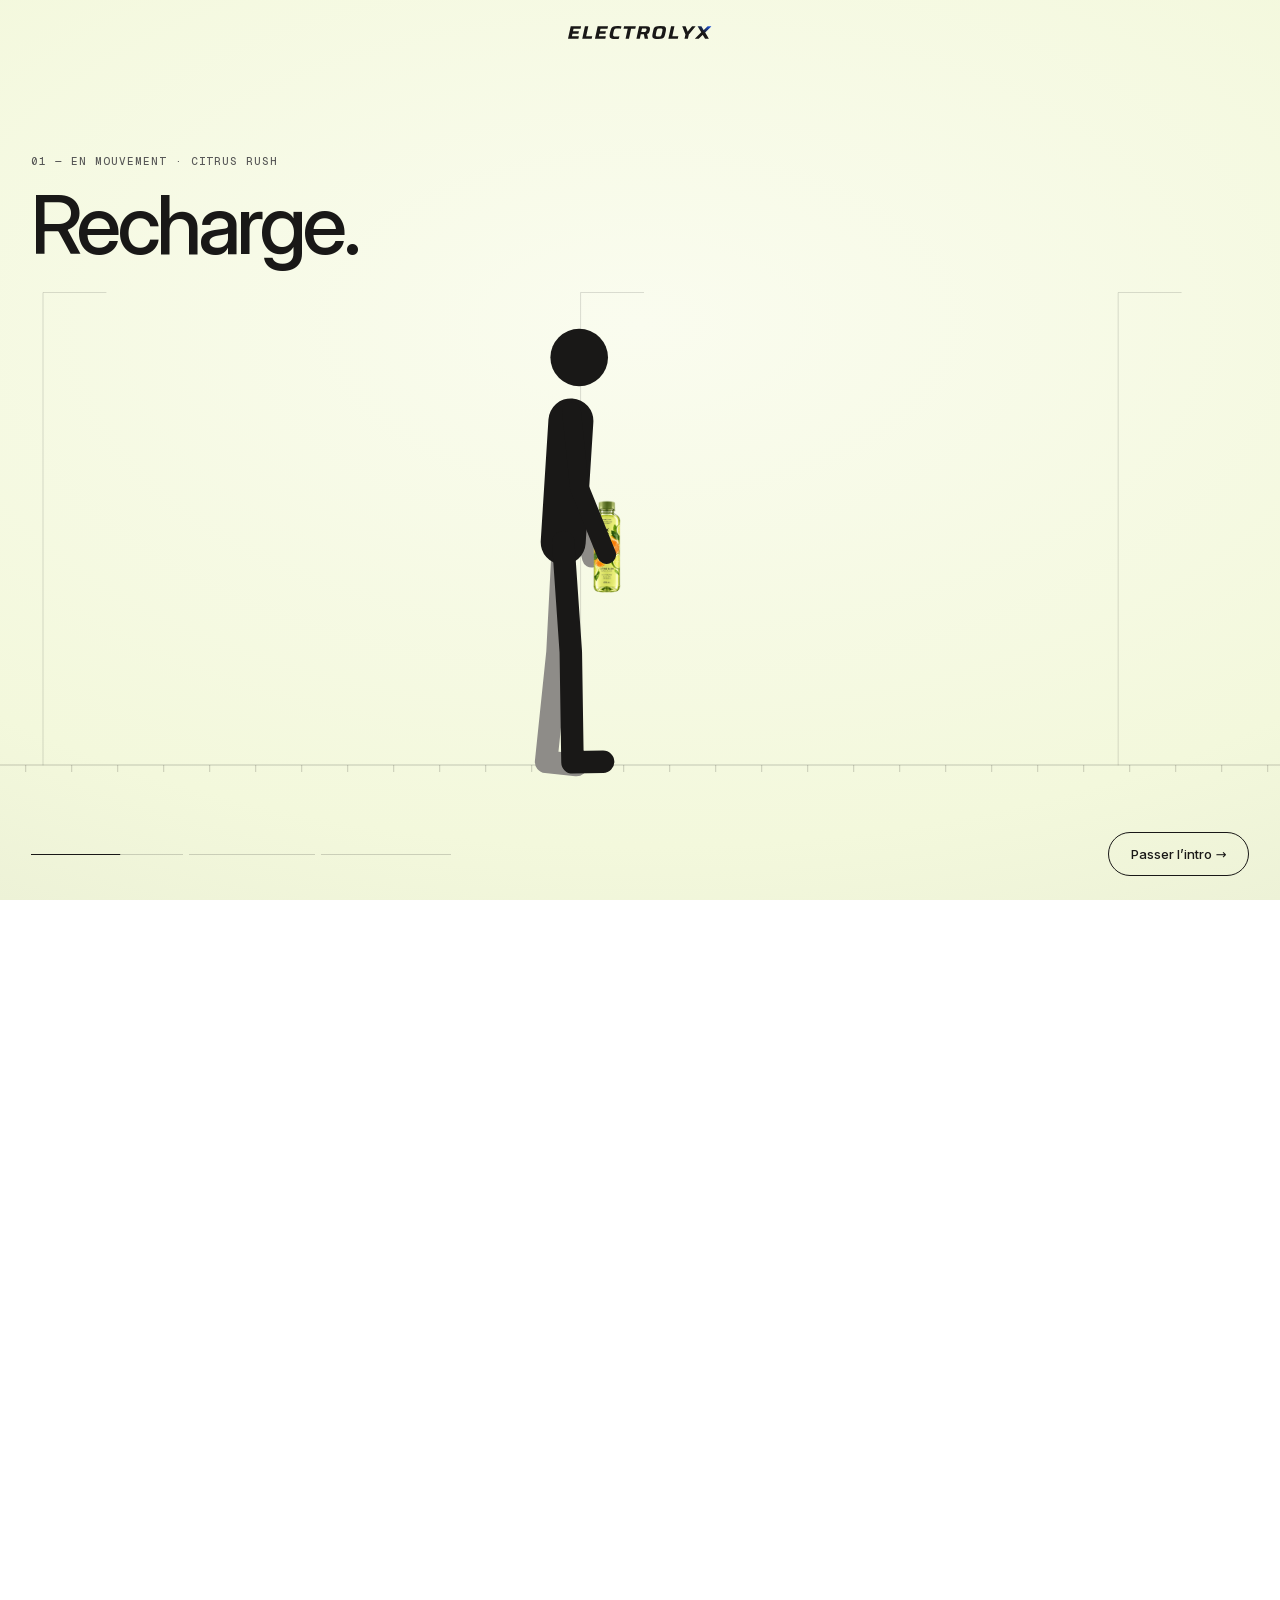
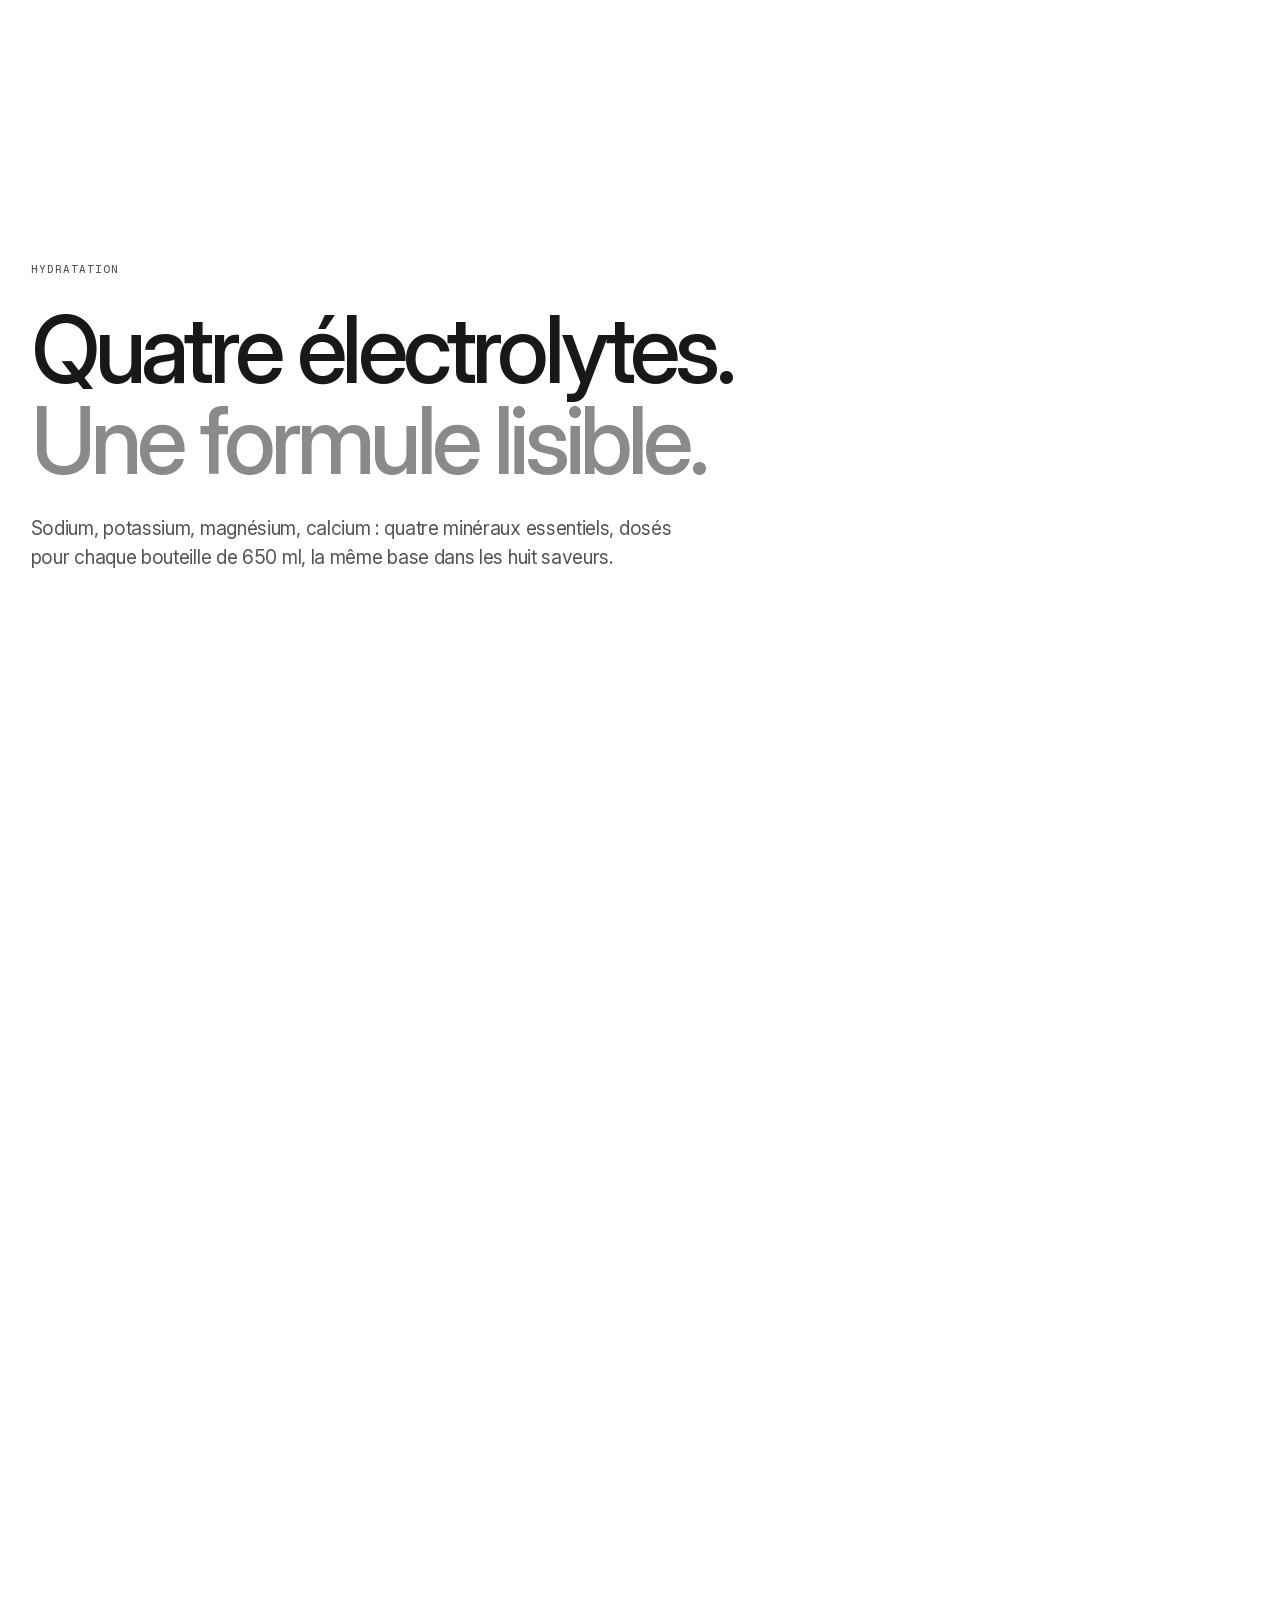
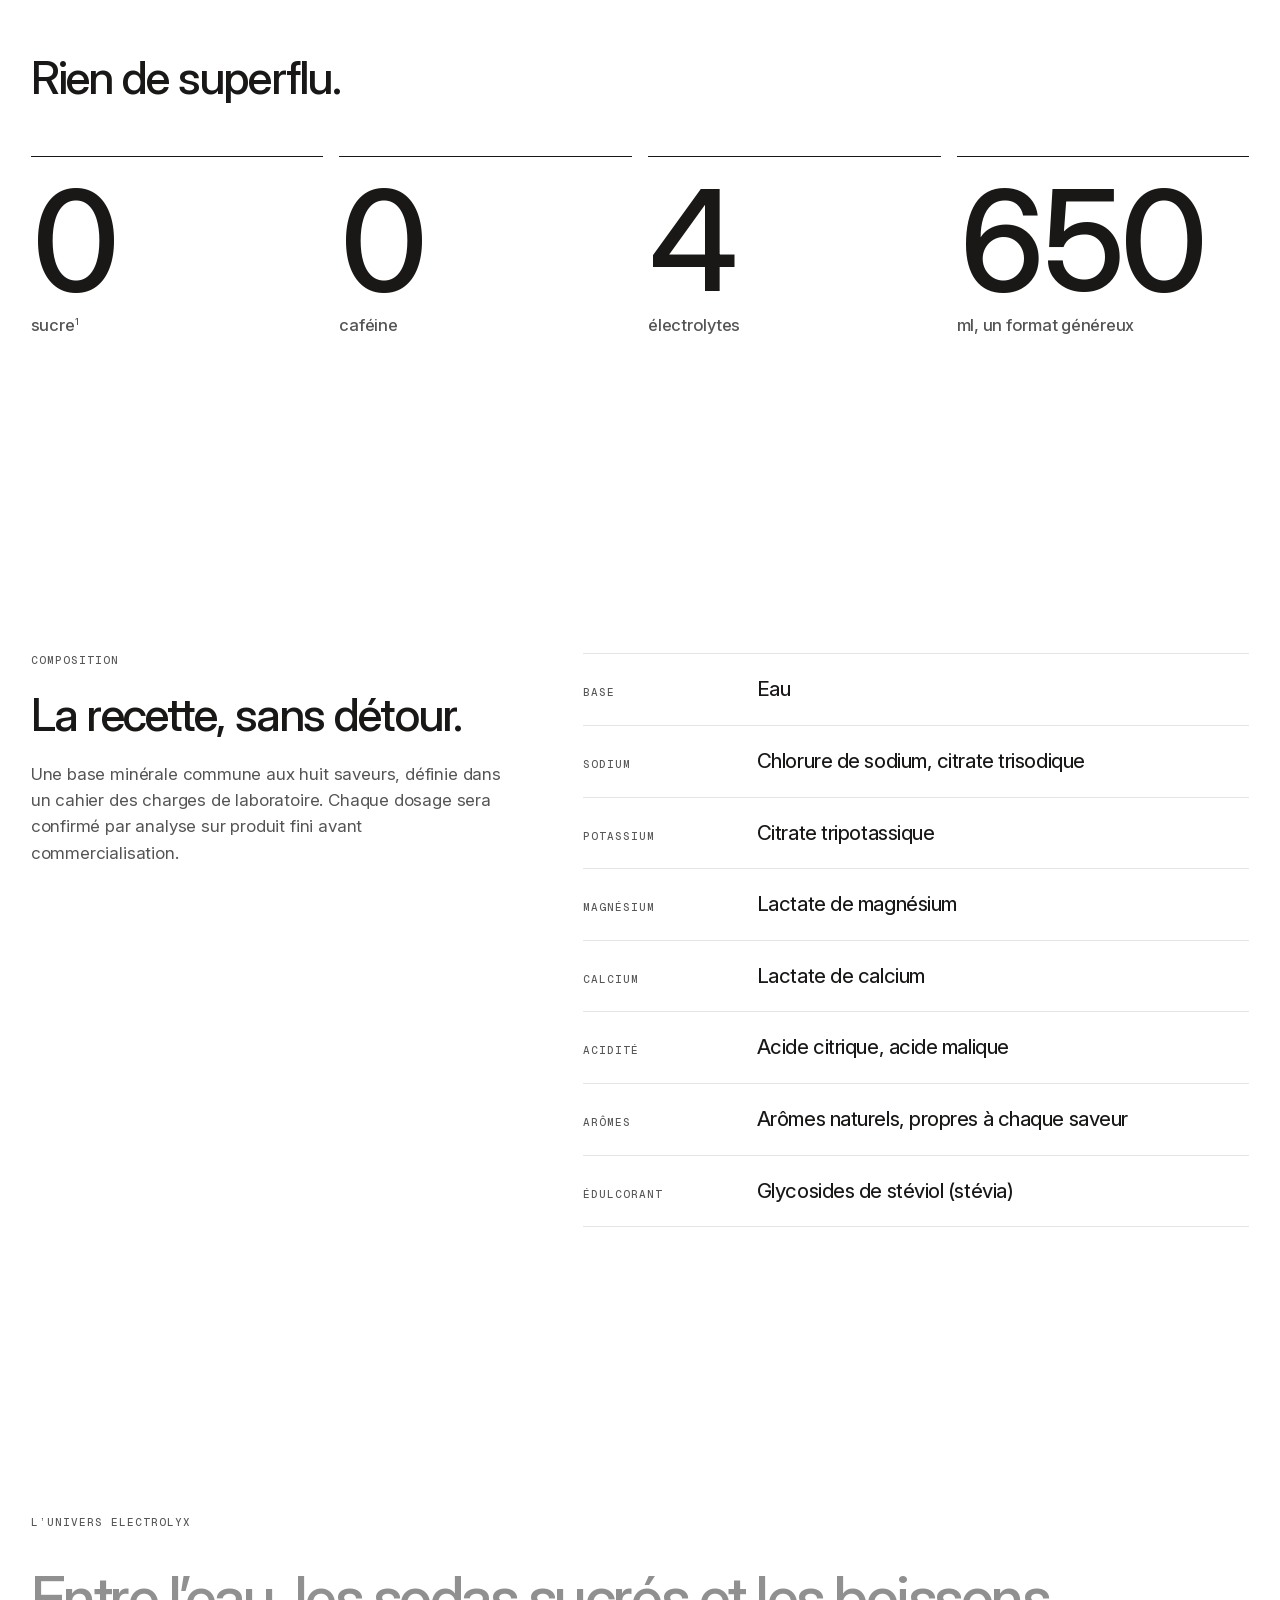
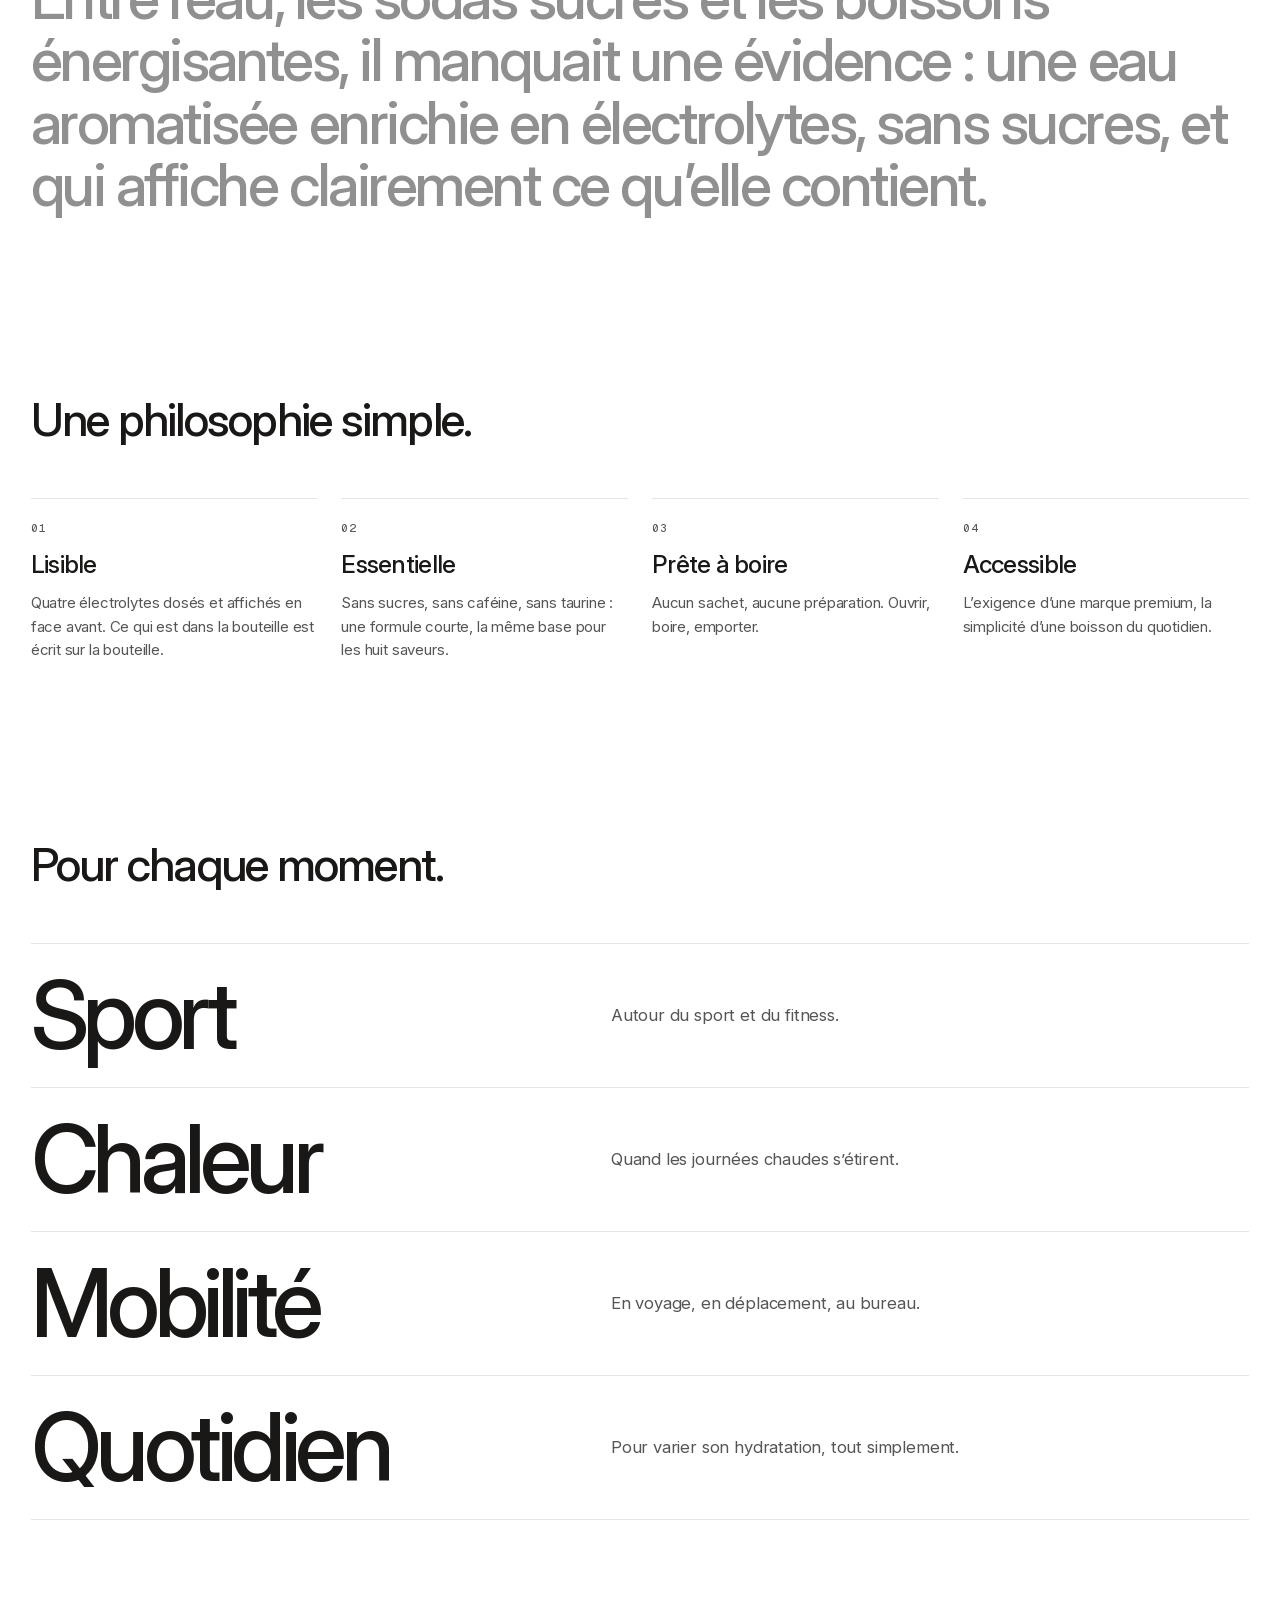
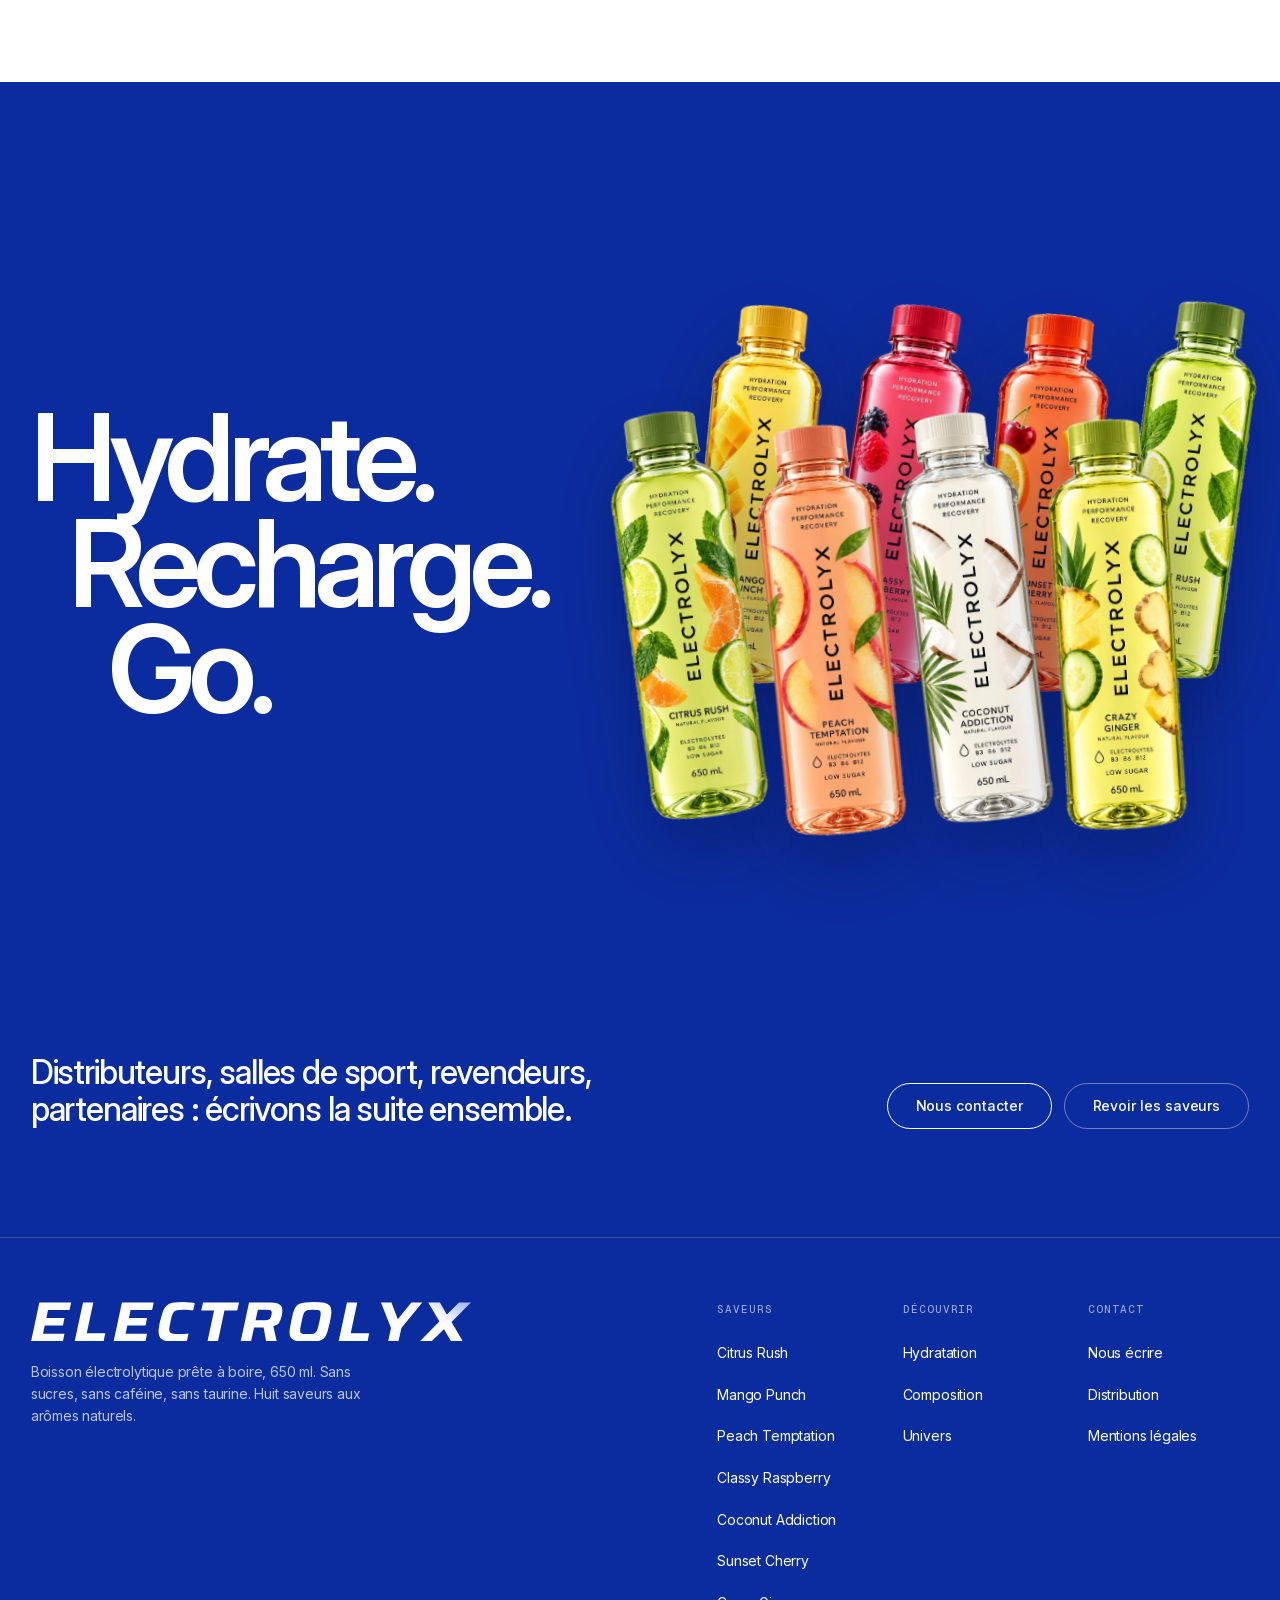
<file: index.html>
<!doctype html>
<html lang="fr">
  <head>
    <meta charset="utf-8" />
    <meta name="viewport" content="width=device-width, initial-scale=1, viewport-fit=cover" />
    <title>ELECTROLYX — Boisson électrolytique sans sucres, 650 ml</title>
    <meta name="description" content="Boisson électrolytique prête à boire, 650 ml : quatre électrolytes, sans sucres, sans caféine. Huit saveurs aux arômes naturels, de Citrus Rush à Coconut Addiction." />
    <link rel="canonical" href="https://jadechakouri2-boop.github.io/electrolyx/" />
    <meta name="theme-color" content="#ffffff" />
    <meta name="color-scheme" content="light" />
    <meta name="robots" content="noindex, nofollow" />

    <meta property="og:type" content="website" />
    <meta property="og:locale" content="fr_FR" />
    <meta property="og:site_name" content="ELECTROLYX" />
    <meta property="og:title" content="ELECTROLYX — Hydrate. Recharge. Go." />
    <meta property="og:description" content="Boisson électrolytique prête à boire, 650 ml. Quatre électrolytes, sans sucres, sans caféine, sans taurine. Huit saveurs aux arômes naturels." />
    <meta property="og:url" content="https://jadechakouri2-boop.github.io/electrolyx/" />
    <meta property="og:image" content="https://jadechakouri2-boop.github.io/electrolyx/images/og-electrolyx.jpg" />
    <meta property="og:image:width" content="1200" />
    <meta property="og:image:height" content="630" />
    <meta property="og:image:alt" content="Les huit bouteilles ELECTROLYX : Citrus Rush, Mango Punch, Peach Temptation, Classy Raspberry, Coconut Addiction, Sunset Cherry, Crazy Ginger et Lime Rush." />
    <meta name="twitter:card" content="summary_large_image" />

    <link rel="icon" href="favicon.svg" type="image/svg+xml" />
    <link rel="apple-touch-icon" href="images/apple-touch-icon.png" />
    <link rel="preload" href="fonts/inter-var-latin.woff2" as="font" type="font/woff2" crossorigin />
    <link rel="preload" href="fonts/geist-mono-latin.woff2" as="font" type="font/woff2" crossorigin />
    <link rel="preload" as="image" href="images/bottles/citrus-rush-900.webp" imagesrcset="images/bottles/citrus-rush-900.webp 279w, images/bottles/citrus-rush-1500.webp 465w" imagesizes="(max-width: 699px) 22vw, 14vh" />

    <script>
      (function (d) {
        var r = d.documentElement;
        r.classList.add('js');
        if (!window.matchMedia('(prefers-reduced-motion: reduce)').matches) {
          r.classList.add('anim');
          // Film d'ouverture : un écran neutre le précède pour éviter d'apercevoir l'accueil.
          // Une fois par session, pas en revenant d'une autre page du site ; ?film le force.
          // Même condition que src/js/film.js (initFilm).
          var seen = false, fromSite = false, force = /[?&]film(=|&|$)/.test(location.search);
          try { seen = sessionStorage.getItem('elx-film') === '1'; } catch (e) {}
          try { fromSite = !!d.referrer && new URL(d.referrer).origin === location.origin; } catch (e) {}
          if (!location.hash && location.search.indexOf('nofilm') < 0 && (force || (!seen && !fromSite))) r.classList.add('film-pending');
          // Filet de sécurité : si le script principal n'a pas démarré une fois la page analysée
          // (script bloqué ou en erreur), on revient à la mise en page statique. Pas de délai court :
          // sur une connexion lente, on attend le script (écran neutre) ; 15 s au maximum.
          var fallback = function () { if (!r.classList.contains('ready')) r.classList.remove('anim', 'film-pending'); };
          d.addEventListener('DOMContentLoaded', function () { setTimeout(fallback, 400); });
          setTimeout(fallback, 15000);
        }
      })(document);
    </script>
    <script type="application/ld+json">
      {
        "@context": "https://schema.org",
        "@graph": [
          {
            "@type": "Organization",
            "@id": "https://jadechakouri2-boop.github.io/electrolyx/#organisation",
            "name": "ELECTROLYX",
            "url": "https://jadechakouri2-boop.github.io/electrolyx/",
            "logo": "https://jadechakouri2-boop.github.io/electrolyx/images/electrolyx-wordmark.svg",
            "slogan": "Hydrate. Recharge. Go."
          },
          {
            "@type": "WebSite",
            "@id": "https://jadechakouri2-boop.github.io/electrolyx/#site",
            "url": "https://jadechakouri2-boop.github.io/electrolyx/",
            "name": "ELECTROLYX",
            "inLanguage": "fr-FR",
            "publisher": { "@id": "https://jadechakouri2-boop.github.io/electrolyx/#organisation" }
          }
        ]
      }
    </script>
    <script type="module" crossorigin src="./assets/main-C_8aKfiZ.js"></script>
    <link rel="stylesheet" crossorigin href="./assets/main-YjettNIp.css">
  </head>
  <body>
    <svg width="0" height="0" style="position:absolute" aria-hidden="true" focusable="false"><defs><linearGradient id="wm-x-dark" x1="0" y1="1" x2="1" y2="0"><stop offset=".5" stop-color="#191817"/><stop offset=".92" stop-color="#1f4fd1"/></linearGradient><linearGradient id="wm-x-light" x1="0" y1="1" x2="1" y2="0"><stop offset=".5" stop-color="#fff"/><stop offset=".95" stop-color="#9fb7ff"/></linearGradient><symbol id="wm" viewBox="0 0 7773 704"><path d="M0.0 696.0 147.13214000684073 8.0H708.8661498118801L679.9232698666059 143.54474974347283H300.5430395621936L270.95735948010486 281.8124501197127H591.3375897845171L563.394709839243 415.1875498802873H242.4484095314103L211.428799452742 560.4552502565273H591.2429597537339L561.8661498118801 696.0Z"/><path d="M771.0 696.0 918.1321400068407 8.0H1100.9198495040475L984.2966594459012 552.9838102838901H1312.1108197468932L1281.86614981188 696.0Z"/><path d="M1459.0 696.0 1606.1321400068407 8.0H2167.86614981188L2138.923269866606 143.54474974347283H1759.5430395621936L1729.957359480105 281.8124501197127H2050.337589784517L2022.394709839243 415.1875498802873H1701.4484095314103L1670.428799452742 560.4552502565273H2050.242959753734L2020.86614981188 696.0Z"/><path d="M2543.3196898871283 704.0Q2443.4893398700265 704.0 2379.121479876867 689.1321400068407Q2314.753619883708 674.2642800136814 2284.0178998973893 636.198210010261Q2253.2821799110707 598.1321400068407 2253.2821799110707 528.6035799794778Q2253.2821799110707 493.1696499828982 2258.71610990765 449.80178998973895Q2264.1500399042297 406.43392999657965 2277.1500399042297 352.0Q2299.0178998973893 259.6982100102611 2320.234864895679 196.76428001368149Q2341.451829893969 133.83035001710186 2368.3857598905483 94.76428001368146Q2395.319689887128 55.69821001026105 2435.1875498802874 35.1321400068407Q2475.0554098734465 14.56607000342035 2534.7250598563446 7.283035001710175Q2594.3947098392428 0.0 2680.7340098050395 0.0Q2716.0357997947785 0.0 2755.1206247862274 2.216964998289825Q2794.205449777676 4.43392999657965 2830.8563447725455 8.3678599931593Q2867.5072397674153 12.30178998973895 2893.375099760575 17.169649982898136L2866.3000798084595 147.28046972979132Q2826.0554098734465 143.84653973321178 2795.8384448751567 141.84653973321173Q2765.621479876867 139.84653973321167 2744.309884847794 138.5635047315015Q2722.998289818721 137.28046972979132 2707.9036597879376 137.28046972979132Q2651.3179797058488 137.28046972979132 2613.6947896477027 140.41260973663208Q2576.0715995895566 143.54474974347283 2552.0617945502227 154.87509976057464Q2528.0519895108882 166.20544977767645 2513.089499486946 189.3000798084597Q2498.127009463003 212.39470983924298 2486.7966594459012 252.03665488541787Q2475.4663094287994 291.67859993159277 2462.6359594116975 352.0Q2453.9377494014366 395.3589100444647 2448.1547143997263 429.01961007866834Q2442.371679398016 462.68031011287195 2442.371679398016 486.4731501539163Q2442.371679398016 523.0963402120625 2458.617204423669 540.058830236005Q2474.8627294493217 557.0213202599475 2512.768954509178 561.8704252650781Q2550.6751795690343 566.7195302702087 2614.6572796716455 566.7195302702087Q2651.3554896819064 566.7195302702087 2698.4215596853264 563.7195302702087Q2745.487629688747 560.7195302702087 2782.487629688747 556.7195302702087L2754.6768897503134 691.2642800136814Q2728.375099760575 694.698210010261 2692.054554782807 697.6321400068407Q2655.7340098050395 700.5660700034204 2616.9795348306925 702.2830350017102Q2578.225059856345 704.0 2543.3196898871283 704.0Z"/><path d="M3117.453540075248 696.0 3234.0767301333944 151.01618971610992H3007.7732299623763L3038.406379311501 8.0H3674.544749743473L3643.8467540380857 151.01618971610992H3417.562649640862L3301.9394595827157 696.0Z"/><path d="M3704.5660700034205 696.0 3851.698210010261 8.0H4231.489339870026Q4313.658989852925 8.0 4358.894709839244 24.6321400068407Q4404.130429825562 41.2642800136814 4422.215254817011 72.61338501881198Q4440.3000798084595 103.96249002394256 4440.3000798084595 148.83035001710186Q4440.3000798084595 162.69821001026105 4438.8000798084595 180.98124501197125Q4437.3000798084595 199.26428001368146 4434.36614981188 218.48124501197128Q4431.4322198153 237.6982100102611 4425.998289818721 256.3017899897389Q4417.4322198153 288.60357997947784 4407.517044806749 315.7544749743473Q4397.601869798199 342.90536996921674 4382.554554782808 364.55626496408615Q4367.507239767416 386.20715995895563 4342.959924752024 402.57501995211487Q4318.4126097366325 418.94287994527417 4281.148329722951 430.2446699350131L4341.337589784517 696.0H4153.719530270208L4108.737430167598 451.28217991107056Q4099.208870140235 451.8482499144909 4089.2463801162926 451.8482499144909Q4079.28389009235 451.8482499144909 4069.1892600615665 451.8482499144909H3940.88233952799L3887.4859195074678 696.0ZM3967.5234294835254 322.24638011629236H4107.962490023942Q4145.416030099191 322.24638011629236 4169.690115152206 318.1990651009007Q4193.9642002052215 314.1517500855091 4208.341865237715 304.18926006156653Q4222.719530270208 294.22677003762396 4231.33291528902 276.8491050051305Q4239.946300307833 259.4714399726371 4246.2105803215145 232.24466993501312Q4249.3427203283545 218.28217991107056 4251.059685326645 206.16879489225857Q4252.776650324935 194.0554098734466 4252.776650324935 185.22505985634479Q4252.776650324935 167.5643598221411 4244.512370311253 157.25276479306802Q4236.248090297571 146.94116976399494 4214.172215254817 142.11081974689313Q4192.096340212062 137.28046972979132 4150.510660129974 137.28046972979132H4007.6751795690343Z"/><path d="M4879.262569832402 704.0Q4758.357199863185 704.0 4690.404514878577 689.1321400068407Q4622.451829893968 674.2642800136814 4594.583969900809 638.0473150153916Q4566.71610990765 601.8303500171019 4566.71610990765 537.1321400068407Q4566.71610990765 500.8303500171018 4575.583969900809 453.46249002394256Q4584.451829893968 406.09463003078326 4596.583969900809 343.6607000342036Q4614.28217991107 256.39642002052216 4630.1312849162005 195.76428001368143Q4645.980389921331 135.1321400068407 4670.197354919621 96.56607000342035Q4694.414319917911 58.0 4733.9991449093595 37.0Q4773.583969900809 16.0 4837.036654885418 8.0Q4900.489339870026 0.0 4996.526849846084 0.0Q5115.998289818721 0.0 5183.734009805039 14.8678599931593Q5251.469729791357 29.7357199863186 5279.1206247862265 66.16964998289819Q5306.771519781097 102.60357997947779 5306.771519781097 167.8678599931593Q5306.771519781097 204.73571998631854 5299.337589784516 251.53750997605746Q5291.903659787937 298.3392999657964 5277.903659787937 360.3392999657964Q5257.903659787937 449.4714399726371 5240.6206247862265 510.3205449777676Q5223.337589784516 571.1696499828981 5199.6206247862265 609.5187549880287Q5175.903659787937 647.8678599931593 5137.186694789647 668.1508949948695Q5098.469729791357 688.4339299965796 5036.167939801619 696.2169649982898Q4973.86614981188 704.0 4879.262569832402 704.0ZM4889.903659787937 566.7195302702087Q4934.15003990423 566.7195302702087 4963.886614981187 564.1534602667883Q4993.623190058146 561.587390263368 5012.548170106031 551.3891802531068Q5031.473150153915 541.1909702428458 5044.501710181279 518.3793752137726Q5057.530270208642 495.5677801846996 5068.926690229164 455.0767301333941Q5080.323110249686 414.5856800820887 5094.153460266788 352.0Q5104.8516702770485 301.20715995895563 5111.200775282179 264.046459924752Q5117.54988028731 226.8857598905484 5117.54988028731 201.09291984950403Q5117.54988028731 170.0357997947782 5104.606145251396 156.79027476912552Q5091.662410215482 143.54474974347283 5062.293695131683 140.41260973663208Q5032.924980047885 137.28046972979132 4983.15003990423 137.28046972979132Q4937.903659787937 137.28046972979132 4908.384049709269 139.84653973321167Q4878.864439630601 142.41260973663202 4859.939459582716 152.61081974689313Q4841.014479534831 162.80902975715424 4828.2028845057575 185.62062478622732Q4815.3912894766845 208.4322198153004 4804.494869456163 248.70630486831604Q4793.59844943564 288.98038992133166 4779.7680994185375 352.0Q4772.6359594116975 386.5285600273629 4766.852924409987 414.70801504959525Q4761.069889408277 442.8874700718276 4757.786854406567 465.1329950974803Q4754.503819404857 487.37852012313306 4754.503819404857 504.7749401436552Q4754.503819404857 533.9642002052217 4767.947554440771 547.2097252308745Q4781.3912894766845 560.4552502565272 4811.260004560483 563.587390263368Q4841.128719644282 566.7195302702087 4889.903659787937 566.7195302702087Z"/><path d="M5435.0 696.0 5582.13214000684 8.0H5764.919849504047L5648.296659445901 552.9838102838901H5976.110819746893L5945.86614981188 696.0Z"/><path d="M6308.905369969217 696.0 6360.4339299965795 457.62147987686694 6183.092919849503 8.0H6368.1449093603915L6478.392999657964 299.11595029073084H6484.525139664804L6719.887470071827 8.0H6912.637669592977L6544.221639493786 457.62147987686694L6492.259149469844 696.0Z"/><path fill="url(#wm-x-dark)" d="M6867.28217991107 696.0 7215.887470071827 343.5285600273629 7018.28217991107 8.0H7224.541329380914L7343.58225971953 215.30521035229737H7353.01618971611L7561.303500171018 8.0H7773.223349675065L7429.919849504047 353.3017899897389L7629.223349675065 696.0H7422.9642002052215L7300.0554098734465 486.7322996237601H7289.1875498802865L7076.503819404857 696.0Z"/></symbol><symbol id="wm-light" viewBox="0 0 7773 704"><path d="M0.0 696.0 147.13214000684073 8.0H708.8661498118801L679.9232698666059 143.54474974347283H300.5430395621936L270.95735948010486 281.8124501197127H591.3375897845171L563.394709839243 415.1875498802873H242.4484095314103L211.428799452742 560.4552502565273H591.2429597537339L561.8661498118801 696.0Z"/><path d="M771.0 696.0 918.1321400068407 8.0H1100.9198495040475L984.2966594459012 552.9838102838901H1312.1108197468932L1281.86614981188 696.0Z"/><path d="M1459.0 696.0 1606.1321400068407 8.0H2167.86614981188L2138.923269866606 143.54474974347283H1759.5430395621936L1729.957359480105 281.8124501197127H2050.337589784517L2022.394709839243 415.1875498802873H1701.4484095314103L1670.428799452742 560.4552502565273H2050.242959753734L2020.86614981188 696.0Z"/><path d="M2543.3196898871283 704.0Q2443.4893398700265 704.0 2379.121479876867 689.1321400068407Q2314.753619883708 674.2642800136814 2284.0178998973893 636.198210010261Q2253.2821799110707 598.1321400068407 2253.2821799110707 528.6035799794778Q2253.2821799110707 493.1696499828982 2258.71610990765 449.80178998973895Q2264.1500399042297 406.43392999657965 2277.1500399042297 352.0Q2299.0178998973893 259.6982100102611 2320.234864895679 196.76428001368149Q2341.451829893969 133.83035001710186 2368.3857598905483 94.76428001368146Q2395.319689887128 55.69821001026105 2435.1875498802874 35.1321400068407Q2475.0554098734465 14.56607000342035 2534.7250598563446 7.283035001710175Q2594.3947098392428 0.0 2680.7340098050395 0.0Q2716.0357997947785 0.0 2755.1206247862274 2.216964998289825Q2794.205449777676 4.43392999657965 2830.8563447725455 8.3678599931593Q2867.5072397674153 12.30178998973895 2893.375099760575 17.169649982898136L2866.3000798084595 147.28046972979132Q2826.0554098734465 143.84653973321178 2795.8384448751567 141.84653973321173Q2765.621479876867 139.84653973321167 2744.309884847794 138.5635047315015Q2722.998289818721 137.28046972979132 2707.9036597879376 137.28046972979132Q2651.3179797058488 137.28046972979132 2613.6947896477027 140.41260973663208Q2576.0715995895566 143.54474974347283 2552.0617945502227 154.87509976057464Q2528.0519895108882 166.20544977767645 2513.089499486946 189.3000798084597Q2498.127009463003 212.39470983924298 2486.7966594459012 252.03665488541787Q2475.4663094287994 291.67859993159277 2462.6359594116975 352.0Q2453.9377494014366 395.3589100444647 2448.1547143997263 429.01961007866834Q2442.371679398016 462.68031011287195 2442.371679398016 486.4731501539163Q2442.371679398016 523.0963402120625 2458.617204423669 540.058830236005Q2474.8627294493217 557.0213202599475 2512.768954509178 561.8704252650781Q2550.6751795690343 566.7195302702087 2614.6572796716455 566.7195302702087Q2651.3554896819064 566.7195302702087 2698.4215596853264 563.7195302702087Q2745.487629688747 560.7195302702087 2782.487629688747 556.7195302702087L2754.6768897503134 691.2642800136814Q2728.375099760575 694.698210010261 2692.054554782807 697.6321400068407Q2655.7340098050395 700.5660700034204 2616.9795348306925 702.2830350017102Q2578.225059856345 704.0 2543.3196898871283 704.0Z"/><path d="M3117.453540075248 696.0 3234.0767301333944 151.01618971610992H3007.7732299623763L3038.406379311501 8.0H3674.544749743473L3643.8467540380857 151.01618971610992H3417.562649640862L3301.9394595827157 696.0Z"/><path d="M3704.5660700034205 696.0 3851.698210010261 8.0H4231.489339870026Q4313.658989852925 8.0 4358.894709839244 24.6321400068407Q4404.130429825562 41.2642800136814 4422.215254817011 72.61338501881198Q4440.3000798084595 103.96249002394256 4440.3000798084595 148.83035001710186Q4440.3000798084595 162.69821001026105 4438.8000798084595 180.98124501197125Q4437.3000798084595 199.26428001368146 4434.36614981188 218.48124501197128Q4431.4322198153 237.6982100102611 4425.998289818721 256.3017899897389Q4417.4322198153 288.60357997947784 4407.517044806749 315.7544749743473Q4397.601869798199 342.90536996921674 4382.554554782808 364.55626496408615Q4367.507239767416 386.20715995895563 4342.959924752024 402.57501995211487Q4318.4126097366325 418.94287994527417 4281.148329722951 430.2446699350131L4341.337589784517 696.0H4153.719530270208L4108.737430167598 451.28217991107056Q4099.208870140235 451.8482499144909 4089.2463801162926 451.8482499144909Q4079.28389009235 451.8482499144909 4069.1892600615665 451.8482499144909H3940.88233952799L3887.4859195074678 696.0ZM3967.5234294835254 322.24638011629236H4107.962490023942Q4145.416030099191 322.24638011629236 4169.690115152206 318.1990651009007Q4193.9642002052215 314.1517500855091 4208.341865237715 304.18926006156653Q4222.719530270208 294.22677003762396 4231.33291528902 276.8491050051305Q4239.946300307833 259.4714399726371 4246.2105803215145 232.24466993501312Q4249.3427203283545 218.28217991107056 4251.059685326645 206.16879489225857Q4252.776650324935 194.0554098734466 4252.776650324935 185.22505985634479Q4252.776650324935 167.5643598221411 4244.512370311253 157.25276479306802Q4236.248090297571 146.94116976399494 4214.172215254817 142.11081974689313Q4192.096340212062 137.28046972979132 4150.510660129974 137.28046972979132H4007.6751795690343Z"/><path d="M4879.262569832402 704.0Q4758.357199863185 704.0 4690.404514878577 689.1321400068407Q4622.451829893968 674.2642800136814 4594.583969900809 638.0473150153916Q4566.71610990765 601.8303500171019 4566.71610990765 537.1321400068407Q4566.71610990765 500.8303500171018 4575.583969900809 453.46249002394256Q4584.451829893968 406.09463003078326 4596.583969900809 343.6607000342036Q4614.28217991107 256.39642002052216 4630.1312849162005 195.76428001368143Q4645.980389921331 135.1321400068407 4670.197354919621 96.56607000342035Q4694.414319917911 58.0 4733.9991449093595 37.0Q4773.583969900809 16.0 4837.036654885418 8.0Q4900.489339870026 0.0 4996.526849846084 0.0Q5115.998289818721 0.0 5183.734009805039 14.8678599931593Q5251.469729791357 29.7357199863186 5279.1206247862265 66.16964998289819Q5306.771519781097 102.60357997947779 5306.771519781097 167.8678599931593Q5306.771519781097 204.73571998631854 5299.337589784516 251.53750997605746Q5291.903659787937 298.3392999657964 5277.903659787937 360.3392999657964Q5257.903659787937 449.4714399726371 5240.6206247862265 510.3205449777676Q5223.337589784516 571.1696499828981 5199.6206247862265 609.5187549880287Q5175.903659787937 647.8678599931593 5137.186694789647 668.1508949948695Q5098.469729791357 688.4339299965796 5036.167939801619 696.2169649982898Q4973.86614981188 704.0 4879.262569832402 704.0ZM4889.903659787937 566.7195302702087Q4934.15003990423 566.7195302702087 4963.886614981187 564.1534602667883Q4993.623190058146 561.587390263368 5012.548170106031 551.3891802531068Q5031.473150153915 541.1909702428458 5044.501710181279 518.3793752137726Q5057.530270208642 495.5677801846996 5068.926690229164 455.0767301333941Q5080.323110249686 414.5856800820887 5094.153460266788 352.0Q5104.8516702770485 301.20715995895563 5111.200775282179 264.046459924752Q5117.54988028731 226.8857598905484 5117.54988028731 201.09291984950403Q5117.54988028731 170.0357997947782 5104.606145251396 156.79027476912552Q5091.662410215482 143.54474974347283 5062.293695131683 140.41260973663208Q5032.924980047885 137.28046972979132 4983.15003990423 137.28046972979132Q4937.903659787937 137.28046972979132 4908.384049709269 139.84653973321167Q4878.864439630601 142.41260973663202 4859.939459582716 152.61081974689313Q4841.014479534831 162.80902975715424 4828.2028845057575 185.62062478622732Q4815.3912894766845 208.4322198153004 4804.494869456163 248.70630486831604Q4793.59844943564 288.98038992133166 4779.7680994185375 352.0Q4772.6359594116975 386.5285600273629 4766.852924409987 414.70801504959525Q4761.069889408277 442.8874700718276 4757.786854406567 465.1329950974803Q4754.503819404857 487.37852012313306 4754.503819404857 504.7749401436552Q4754.503819404857 533.9642002052217 4767.947554440771 547.2097252308745Q4781.3912894766845 560.4552502565272 4811.260004560483 563.587390263368Q4841.128719644282 566.7195302702087 4889.903659787937 566.7195302702087Z"/><path d="M5435.0 696.0 5582.13214000684 8.0H5764.919849504047L5648.296659445901 552.9838102838901H5976.110819746893L5945.86614981188 696.0Z"/><path d="M6308.905369969217 696.0 6360.4339299965795 457.62147987686694 6183.092919849503 8.0H6368.1449093603915L6478.392999657964 299.11595029073084H6484.525139664804L6719.887470071827 8.0H6912.637669592977L6544.221639493786 457.62147987686694L6492.259149469844 696.0Z"/><path fill="url(#wm-x-light)" d="M6867.28217991107 696.0 7215.887470071827 343.5285600273629 7018.28217991107 8.0H7224.541329380914L7343.58225971953 215.30521035229737H7353.01618971611L7561.303500171018 8.0H7773.223349675065L7429.919849504047 353.3017899897389L7629.223349675065 696.0H7422.9642002052215L7300.0554098734465 486.7322996237601H7289.1875498802865L7076.503819404857 696.0Z"/></symbol></defs></svg>
    <a class="skip" href="#contenu">Aller au contenu</a>

    <header class="nav" data-nav>
      <nav class="nav__inner" aria-label="Navigation principale">
        <ul class="nav__links nav__links--left">
          <li><a href="#saveurs" data-scroll>Saveurs</a></li>
          <li><a href="#hydratation" data-scroll>Hydratation</a></li>
          <li><a href="#univers" data-scroll>Univers</a></li>
        </ul>
        <button class="nav__menu" type="button" aria-expanded="false" aria-controls="menu" data-menu-open>
          <span class="nav__burger" aria-hidden="true"><i></i><i></i></span>
          <span>Menu</span>
        </button>
        <a class="nav__brand" href="#accueil" data-scroll>
          <svg class="nav__wordmark" viewBox="0 0 7773 704" role="img" aria-label="ELECTROLYX" focusable="false"><use class="wm-on-light" href="#wm" /><use class="wm-on-dark" href="#wm-light" /></svg>
          <span class="nav__tagline">Hydrate. Recharge. Go.</span>
        </a>
        <ul class="nav__links nav__links--right">
          <li><a href="#composition" data-scroll>Composition</a></li>
          <li><a class="pill pill--sm" href="#contact" data-scroll>Contact</a></li>
        </ul>
      </nav>
    </header>

    <div class="menu" id="menu" role="dialog" aria-modal="true" aria-label="Menu" hidden>
      <svg class="menu__wordmark" viewBox="0 0 7773 704" aria-hidden="true" focusable="false"><use href="#wm" /></svg>
      <button class="menu__close pill pill--sm" type="button" data-menu-close aria-label="Fermer le menu">Fermer</button>
      <ul class="menu__links">
        <li><a href="#saveurs" data-scroll data-menu-link>Saveurs</a></li>
        <li><a href="#hydratation" data-scroll data-menu-link>Hydratation</a></li>
        <li><a href="#composition" data-scroll data-menu-link>Composition</a></li>
        <li><a href="#univers" data-scroll data-menu-link>Univers</a></li>
        <li><a href="#contact" data-scroll data-menu-link>Contact</a></li>
      </ul>
      <p class="menu__foot micro">Boisson électrolytique — 650&nbsp;ml</p>
    </div>

    <main id="contenu" tabindex="-1">
      <!-- ============ ACCUEIL + SAVEURS (scène continue) ============ -->
      <section class="stage" id="accueil" aria-label="Accueil">
        <div class="stage__pin">
          <div class="stage__glow" aria-hidden="true"></div>
          <div class="stage__giants" aria-hidden="true">
            <span class="giant" data-i="0">Citrus Rush</span>
            <span class="giant" data-i="1">Mango Punch</span>
            <span class="giant" data-i="2">Peach Temptation</span>
            <span class="giant" data-i="3">Classy Raspberry</span>
            <span class="giant" data-i="4">Coconut Addiction</span>
            <span class="giant" data-i="5">Sunset Cherry</span>
            <span class="giant" data-i="6">Crazy Ginger</span>
            <span class="giant" data-i="7">Lime Rush</span>
          </div>

          <div class="hero__wordmark">
            <h1>
              <svg class="hero__wordmark-svg" viewBox="0 0 7773 704" aria-hidden="true" focusable="false"><path class="wm-letter" style="--i:0" d="M0.0 696.0 147.13214000684073 8.0H708.8661498118801L679.9232698666059 143.54474974347283H300.5430395621936L270.95735948010486 281.8124501197127H591.3375897845171L563.394709839243 415.1875498802873H242.4484095314103L211.428799452742 560.4552502565273H591.2429597537339L561.8661498118801 696.0Z"/><path class="wm-letter" style="--i:1" d="M771.0 696.0 918.1321400068407 8.0H1100.9198495040475L984.2966594459012 552.9838102838901H1312.1108197468932L1281.86614981188 696.0Z"/><path class="wm-letter" style="--i:2" d="M1459.0 696.0 1606.1321400068407 8.0H2167.86614981188L2138.923269866606 143.54474974347283H1759.5430395621936L1729.957359480105 281.8124501197127H2050.337589784517L2022.394709839243 415.1875498802873H1701.4484095314103L1670.428799452742 560.4552502565273H2050.242959753734L2020.86614981188 696.0Z"/><path class="wm-letter" style="--i:3" d="M2543.3196898871283 704.0Q2443.4893398700265 704.0 2379.121479876867 689.1321400068407Q2314.753619883708 674.2642800136814 2284.0178998973893 636.198210010261Q2253.2821799110707 598.1321400068407 2253.2821799110707 528.6035799794778Q2253.2821799110707 493.1696499828982 2258.71610990765 449.80178998973895Q2264.1500399042297 406.43392999657965 2277.1500399042297 352.0Q2299.0178998973893 259.6982100102611 2320.234864895679 196.76428001368149Q2341.451829893969 133.83035001710186 2368.3857598905483 94.76428001368146Q2395.319689887128 55.69821001026105 2435.1875498802874 35.1321400068407Q2475.0554098734465 14.56607000342035 2534.7250598563446 7.283035001710175Q2594.3947098392428 0.0 2680.7340098050395 0.0Q2716.0357997947785 0.0 2755.1206247862274 2.216964998289825Q2794.205449777676 4.43392999657965 2830.8563447725455 8.3678599931593Q2867.5072397674153 12.30178998973895 2893.375099760575 17.169649982898136L2866.3000798084595 147.28046972979132Q2826.0554098734465 143.84653973321178 2795.8384448751567 141.84653973321173Q2765.621479876867 139.84653973321167 2744.309884847794 138.5635047315015Q2722.998289818721 137.28046972979132 2707.9036597879376 137.28046972979132Q2651.3179797058488 137.28046972979132 2613.6947896477027 140.41260973663208Q2576.0715995895566 143.54474974347283 2552.0617945502227 154.87509976057464Q2528.0519895108882 166.20544977767645 2513.089499486946 189.3000798084597Q2498.127009463003 212.39470983924298 2486.7966594459012 252.03665488541787Q2475.4663094287994 291.67859993159277 2462.6359594116975 352.0Q2453.9377494014366 395.3589100444647 2448.1547143997263 429.01961007866834Q2442.371679398016 462.68031011287195 2442.371679398016 486.4731501539163Q2442.371679398016 523.0963402120625 2458.617204423669 540.058830236005Q2474.8627294493217 557.0213202599475 2512.768954509178 561.8704252650781Q2550.6751795690343 566.7195302702087 2614.6572796716455 566.7195302702087Q2651.3554896819064 566.7195302702087 2698.4215596853264 563.7195302702087Q2745.487629688747 560.7195302702087 2782.487629688747 556.7195302702087L2754.6768897503134 691.2642800136814Q2728.375099760575 694.698210010261 2692.054554782807 697.6321400068407Q2655.7340098050395 700.5660700034204 2616.9795348306925 702.2830350017102Q2578.225059856345 704.0 2543.3196898871283 704.0Z"/><path class="wm-letter" style="--i:4" d="M3117.453540075248 696.0 3234.0767301333944 151.01618971610992H3007.7732299623763L3038.406379311501 8.0H3674.544749743473L3643.8467540380857 151.01618971610992H3417.562649640862L3301.9394595827157 696.0Z"/><path class="wm-letter" style="--i:5" d="M3704.5660700034205 696.0 3851.698210010261 8.0H4231.489339870026Q4313.658989852925 8.0 4358.894709839244 24.6321400068407Q4404.130429825562 41.2642800136814 4422.215254817011 72.61338501881198Q4440.3000798084595 103.96249002394256 4440.3000798084595 148.83035001710186Q4440.3000798084595 162.69821001026105 4438.8000798084595 180.98124501197125Q4437.3000798084595 199.26428001368146 4434.36614981188 218.48124501197128Q4431.4322198153 237.6982100102611 4425.998289818721 256.3017899897389Q4417.4322198153 288.60357997947784 4407.517044806749 315.7544749743473Q4397.601869798199 342.90536996921674 4382.554554782808 364.55626496408615Q4367.507239767416 386.20715995895563 4342.959924752024 402.57501995211487Q4318.4126097366325 418.94287994527417 4281.148329722951 430.2446699350131L4341.337589784517 696.0H4153.719530270208L4108.737430167598 451.28217991107056Q4099.208870140235 451.8482499144909 4089.2463801162926 451.8482499144909Q4079.28389009235 451.8482499144909 4069.1892600615665 451.8482499144909H3940.88233952799L3887.4859195074678 696.0ZM3967.5234294835254 322.24638011629236H4107.962490023942Q4145.416030099191 322.24638011629236 4169.690115152206 318.1990651009007Q4193.9642002052215 314.1517500855091 4208.341865237715 304.18926006156653Q4222.719530270208 294.22677003762396 4231.33291528902 276.8491050051305Q4239.946300307833 259.4714399726371 4246.2105803215145 232.24466993501312Q4249.3427203283545 218.28217991107056 4251.059685326645 206.16879489225857Q4252.776650324935 194.0554098734466 4252.776650324935 185.22505985634479Q4252.776650324935 167.5643598221411 4244.512370311253 157.25276479306802Q4236.248090297571 146.94116976399494 4214.172215254817 142.11081974689313Q4192.096340212062 137.28046972979132 4150.510660129974 137.28046972979132H4007.6751795690343Z"/><path class="wm-letter" style="--i:6" d="M4879.262569832402 704.0Q4758.357199863185 704.0 4690.404514878577 689.1321400068407Q4622.451829893968 674.2642800136814 4594.583969900809 638.0473150153916Q4566.71610990765 601.8303500171019 4566.71610990765 537.1321400068407Q4566.71610990765 500.8303500171018 4575.583969900809 453.46249002394256Q4584.451829893968 406.09463003078326 4596.583969900809 343.6607000342036Q4614.28217991107 256.39642002052216 4630.1312849162005 195.76428001368143Q4645.980389921331 135.1321400068407 4670.197354919621 96.56607000342035Q4694.414319917911 58.0 4733.9991449093595 37.0Q4773.583969900809 16.0 4837.036654885418 8.0Q4900.489339870026 0.0 4996.526849846084 0.0Q5115.998289818721 0.0 5183.734009805039 14.8678599931593Q5251.469729791357 29.7357199863186 5279.1206247862265 66.16964998289819Q5306.771519781097 102.60357997947779 5306.771519781097 167.8678599931593Q5306.771519781097 204.73571998631854 5299.337589784516 251.53750997605746Q5291.903659787937 298.3392999657964 5277.903659787937 360.3392999657964Q5257.903659787937 449.4714399726371 5240.6206247862265 510.3205449777676Q5223.337589784516 571.1696499828981 5199.6206247862265 609.5187549880287Q5175.903659787937 647.8678599931593 5137.186694789647 668.1508949948695Q5098.469729791357 688.4339299965796 5036.167939801619 696.2169649982898Q4973.86614981188 704.0 4879.262569832402 704.0ZM4889.903659787937 566.7195302702087Q4934.15003990423 566.7195302702087 4963.886614981187 564.1534602667883Q4993.623190058146 561.587390263368 5012.548170106031 551.3891802531068Q5031.473150153915 541.1909702428458 5044.501710181279 518.3793752137726Q5057.530270208642 495.5677801846996 5068.926690229164 455.0767301333941Q5080.323110249686 414.5856800820887 5094.153460266788 352.0Q5104.8516702770485 301.20715995895563 5111.200775282179 264.046459924752Q5117.54988028731 226.8857598905484 5117.54988028731 201.09291984950403Q5117.54988028731 170.0357997947782 5104.606145251396 156.79027476912552Q5091.662410215482 143.54474974347283 5062.293695131683 140.41260973663208Q5032.924980047885 137.28046972979132 4983.15003990423 137.28046972979132Q4937.903659787937 137.28046972979132 4908.384049709269 139.84653973321167Q4878.864439630601 142.41260973663202 4859.939459582716 152.61081974689313Q4841.014479534831 162.80902975715424 4828.2028845057575 185.62062478622732Q4815.3912894766845 208.4322198153004 4804.494869456163 248.70630486831604Q4793.59844943564 288.98038992133166 4779.7680994185375 352.0Q4772.6359594116975 386.5285600273629 4766.852924409987 414.70801504959525Q4761.069889408277 442.8874700718276 4757.786854406567 465.1329950974803Q4754.503819404857 487.37852012313306 4754.503819404857 504.7749401436552Q4754.503819404857 533.9642002052217 4767.947554440771 547.2097252308745Q4781.3912894766845 560.4552502565272 4811.260004560483 563.587390263368Q4841.128719644282 566.7195302702087 4889.903659787937 566.7195302702087Z"/><path class="wm-letter" style="--i:7" d="M5435.0 696.0 5582.13214000684 8.0H5764.919849504047L5648.296659445901 552.9838102838901H5976.110819746893L5945.86614981188 696.0Z"/><path class="wm-letter" style="--i:8" d="M6308.905369969217 696.0 6360.4339299965795 457.62147987686694 6183.092919849503 8.0H6368.1449093603915L6478.392999657964 299.11595029073084H6484.525139664804L6719.887470071827 8.0H6912.637669592977L6544.221639493786 457.62147987686694L6492.259149469844 696.0Z"/><path class="wm-letter wm-x" style="--i:9" d="M6867.28217991107 696.0 7215.887470071827 343.5285600273629 7018.28217991107 8.0H7224.541329380914L7343.58225971953 215.30521035229737H7353.01618971611L7561.303500171018 8.0H7773.223349675065L7429.919849504047 353.3017899897389L7629.223349675065 696.0H7422.9642002052215L7300.0554098734465 486.7322996237601H7289.1875498802865L7076.503819404857 696.0Z"/></svg>
              <span class="sr-only">ELECTROLYX, boisson électrolytique prête à boire</span>
            </h1>
          </div>

          <div class="stage__bottles">
            <figure class="bottle" data-i="0">
              <span class="bottle__shadow" aria-hidden="true"></span>
              <div class="bottle__body">
                <img src="images/bottles/citrus-rush-900.webp" srcset="images/bottles/citrus-rush-900.webp 279w, images/bottles/citrus-rush-1500.webp 465w" sizes="(max-width: 699px) 40vw, 24vh" width="465" height="1500" alt="Bouteille ELECTROLYX Citrus Rush, 650 ml" fetchpriority="high" decoding="async" />
                <span class="bottle__sheen" aria-hidden="true"></span>
              </div>
            </figure>
            <figure class="bottle" data-i="1">
              <span class="bottle__shadow" aria-hidden="true"></span>
              <div class="bottle__body">
                <img src="images/bottles/mango-punch-900.webp" srcset="images/bottles/mango-punch-900.webp 279w, images/bottles/mango-punch-1500.webp 465w" sizes="(max-width: 699px) 40vw, 24vh" width="465" height="1500" alt="Bouteille ELECTROLYX Mango Punch, 650 ml" fetchpriority="high" decoding="async" />
                <span class="bottle__sheen" aria-hidden="true"></span>
              </div>
            </figure>
            <figure class="bottle" data-i="2">
              <span class="bottle__shadow" aria-hidden="true"></span>
              <div class="bottle__body">
                <img src="images/bottles/peach-temptation-900.webp" srcset="images/bottles/peach-temptation-900.webp 279w, images/bottles/peach-temptation-1500.webp 465w" sizes="(max-width: 699px) 40vw, 24vh" width="465" height="1500" alt="Bouteille ELECTROLYX Peach Temptation, 650 ml" fetchpriority="high" decoding="async" />
                <span class="bottle__sheen" aria-hidden="true"></span>
              </div>
            </figure>
            <figure class="bottle" data-i="3">
              <span class="bottle__shadow" aria-hidden="true"></span>
              <div class="bottle__body">
                <img src="images/bottles/classy-raspberry-900.webp" srcset="images/bottles/classy-raspberry-900.webp 279w, images/bottles/classy-raspberry-1500.webp 465w" sizes="(max-width: 699px) 40vw, 24vh" width="465" height="1500" alt="Bouteille ELECTROLYX Classy Raspberry, 650 ml" fetchpriority="high" decoding="async" />
                <span class="bottle__sheen" aria-hidden="true"></span>
              </div>
            </figure>
            <figure class="bottle" data-i="4">
              <span class="bottle__shadow" aria-hidden="true"></span>
              <div class="bottle__body">
                <img src="images/bottles/coconut-addiction-900.webp" srcset="images/bottles/coconut-addiction-900.webp 279w, images/bottles/coconut-addiction-1500.webp 465w" sizes="(max-width: 699px) 40vw, 24vh" width="465" height="1500" alt="Bouteille ELECTROLYX Coconut Addiction, 650 ml" decoding="async" />
                <span class="bottle__sheen" aria-hidden="true"></span>
              </div>
            </figure>
            <figure class="bottle" data-i="5">
              <span class="bottle__shadow" aria-hidden="true"></span>
              <div class="bottle__body">
                <img src="images/bottles/sunset-cherry-900.webp" srcset="images/bottles/sunset-cherry-900.webp 279w, images/bottles/sunset-cherry-1500.webp 465w" sizes="(max-width: 699px) 40vw, 24vh" width="465" height="1500" alt="Bouteille ELECTROLYX Sunset Cherry, 650 ml" decoding="async" />
                <span class="bottle__sheen" aria-hidden="true"></span>
              </div>
            </figure>
            <figure class="bottle" data-i="6">
              <span class="bottle__shadow" aria-hidden="true"></span>
              <div class="bottle__body">
                <img src="images/bottles/crazy-ginger-900.webp" srcset="images/bottles/crazy-ginger-900.webp 279w, images/bottles/crazy-ginger-1500.webp 465w" sizes="(max-width: 699px) 40vw, 24vh" width="465" height="1500" alt="Bouteille ELECTROLYX Crazy Ginger, 650 ml" decoding="async" />
                <span class="bottle__sheen" aria-hidden="true"></span>
              </div>
            </figure>
            <figure class="bottle" data-i="7">
              <span class="bottle__shadow" aria-hidden="true"></span>
              <div class="bottle__body">
                <img src="images/bottles/lime-rush-900.webp" srcset="images/bottles/lime-rush-900.webp 279w, images/bottles/lime-rush-1500.webp 465w" sizes="(max-width: 699px) 40vw, 24vh" width="465" height="1500" alt="Bouteille ELECTROLYX Lime Rush, 650 ml" decoding="async" />
                <span class="bottle__sheen" aria-hidden="true"></span>
              </div>
            </figure>
          </div>

          <div class="hud" aria-hidden="true">
            <p class="hud__label hud__label--top">Par bouteille</p>
            <ul class="hud__readout">
              <li><b>Na<sup>+</sup></b><span>500 mg</span></li>
              <li><b>K<sup>+</sup></b><span>250 mg</span></li>
              <li><b>Mg<sup>2+</sup></b><span>50 mg</span></li>
              <li><b>Ca<sup>2+</sup></b><span>100 mg</span></li>
            </ul>
            <p class="hud__hint">Glissez pour changer de saveur</p>
          </div>

          <div class="hero__meta">
            <p class="micro hero__kicker">Boisson électrolytique — 650&nbsp;ml</p>
            <a class="pill hero__cta" href="#saveurs" data-scroll>Découvrir les saveurs</a>
            <p class="micro hero__tagline">Hydrate. Recharge. Go.</p>
            <span class="hero__cue" aria-hidden="true"><span>Défiler</span><i></i></span>
          </div>

          <div class="flavors" id="saveurs" aria-labelledby="saveurs-title">
            <h2 class="sr-only" id="saveurs-title">Les huit saveurs</h2>
            <div class="flavors__items">
              <article class="flavor" id="citrus-rush" data-i="0">
                <p class="micro flavor__index">01 <span>/ 08</span></p>
                <h3 class="flavor__name">Citrus Rush</h3>
                <p class="flavor__note">Citron vert, mandarine et une pointe de menthe douce. Vif et frais.</p>
                <img class="flavor__still" src="images/bottles/citrus-rush-900.webp" width="279" height="900" alt="" loading="lazy" decoding="async" />
              </article>
              <article class="flavor" id="mango-punch" data-i="1">
                <p class="micro flavor__index">02 <span>/ 08</span></p>
                <h3 class="flavor__name">Mango Punch</h3>
                <p class="flavor__note">Mangue mûre et fruit de la passion. Solaire et juteux.</p>
                <img class="flavor__still" src="images/bottles/mango-punch-900.webp" width="279" height="900" alt="" loading="lazy" decoding="async" />
              </article>
              <article class="flavor" id="peach-temptation" data-i="2">
                <p class="micro flavor__index">03 <span>/ 08</span></p>
                <h3 class="flavor__name">Peach Temptation</h3>
                <p class="flavor__note">Pêche et nectarine. Douce, ronde, rafraîchissante.</p>
                <img class="flavor__still" src="images/bottles/peach-temptation-900.webp" width="279" height="900" alt="" loading="lazy" decoding="async" />
              </article>
              <article class="flavor" id="classy-raspberry" data-i="3">
                <p class="micro flavor__index">04 <span>/ 08</span></p>
                <h3 class="flavor__name">Classy Raspberry</h3>
                <p class="flavor__note">Framboise. Fruitée, fraîche, légèrement acidulée.</p>
                <img class="flavor__still" src="images/bottles/classy-raspberry-900.webp" width="279" height="900" alt="" loading="lazy" decoding="async" />
              </article>
              <article class="flavor" id="coconut-addiction" data-i="4">
                <p class="micro flavor__index">05 <span>/ 08</span></p>
                <h3 class="flavor__name">Coconut Addiction</h3>
                <p class="flavor__note">Noix de coco fraîche. Ronde et légère.</p>
                <img class="flavor__still" src="images/bottles/coconut-addiction-900.webp" width="279" height="900" alt="" loading="lazy" decoding="async" />
              </article>
              <article class="flavor" id="sunset-cherry" data-i="5">
                <p class="micro flavor__index">06 <span>/ 08</span></p>
                <h3 class="flavor__name">Sunset Cherry</h3>
                <p class="flavor__note">Cerise. Juteuse et fraîche.</p>
                <img class="flavor__still" src="images/bottles/sunset-cherry-900.webp" width="279" height="900" alt="" loading="lazy" decoding="async" />
              </article>
              <article class="flavor" id="crazy-ginger" data-i="6">
                <p class="micro flavor__index">07 <span>/ 08</span></p>
                <h3 class="flavor__name">Crazy Ginger</h3>
                <p class="flavor__note">Ananas juteux, gingembre, finale fraîche de concombre.</p>
                <img class="flavor__still" src="images/bottles/crazy-ginger-900.webp" width="279" height="900" alt="" loading="lazy" decoding="async" />
              </article>
              <article class="flavor" id="lime-rush" data-i="7">
                <p class="micro flavor__index">08 <span>/ 08</span></p>
                <h3 class="flavor__name">Lime Rush</h3>
                <p class="flavor__note">Citron vert. Net et désaltérant.</p>
                <img class="flavor__still" src="images/bottles/lime-rush-900.webp" width="279" height="900" alt="" loading="lazy" decoding="async" />
              </article>
            </div>
            <div class="flavors__aside">
              <p class="micro flavors__specs">650&nbsp;ml <span aria-hidden="true">·</span> Sans sucres <span aria-hidden="true">·</span> Non gazeuse</p>
              <div class="flavors__dots" role="group" aria-label="Choisir une saveur">
                <button type="button" data-goto="0" aria-label="01 — Citrus Rush"><span>01</span></button>
                <button type="button" data-goto="1" aria-label="02 — Mango Punch"><span>02</span></button>
                <button type="button" data-goto="2" aria-label="03 — Peach Temptation"><span>03</span></button>
                <button type="button" data-goto="3" aria-label="04 — Classy Raspberry"><span>04</span></button>
                <button type="button" data-goto="4" aria-label="05 — Coconut Addiction"><span>05</span></button>
                <button type="button" data-goto="5" aria-label="06 — Sunset Cherry"><span>06</span></button>
                <button type="button" data-goto="6" aria-label="07 — Crazy Ginger"><span>07</span></button>
                <button type="button" data-goto="7" aria-label="08 — Lime Rush"><span>08</span></button>
              </div>
            </div>
          </div>
        </div>
      </section>

      <!-- ============ HYDRATATION & ÉLECTROLYTES ============ -->
      <section class="hydra" id="hydratation" aria-labelledby="hydra-title">
        <div class="wrap hydra__intro">
          <p class="micro" data-reveal>Hydratation</p>
          <h2 class="display" id="hydra-title" data-reveal>
            <span>Quatre électrolytes.</span>
            <span class="muted">Une formule lisible.</span>
          </h2>
          <p class="lead" data-reveal>Sodium, potassium, magnésium, calcium&nbsp;: quatre minéraux essentiels, dosés pour chaque bouteille de 650&nbsp;ml, la même base dans les huit saveurs.</p>
        </div>

        <div class="spec" data-spec>
          <div class="spec__pin">
            <div class="spec__bottle">
              <img src="images/bottles/classy-raspberry-900.webp" srcset="images/bottles/classy-raspberry-900.webp 279w, images/bottles/classy-raspberry-1500.webp 465w" sizes="(max-width: 699px) 30vw, 22vh" width="465" height="1500" alt="Bouteille ELECTROLYX Classy Raspberry et ses électrolytes par bouteille" loading="lazy" decoding="async" />
            </div>
            <dl class="spec__list">
              <div class="spec__item" data-pos="tl">
                <dt>Sodium</dt>
                <dd><span class="sr-only">500&nbsp;mg</span><span class="spec__fig" aria-hidden="true"><span class="spec__num" data-count="500">500</span><span class="spec__unit">mg</span></span></dd>
                <i class="spec__line" aria-hidden="true"></i>
              </div>
              <div class="spec__item" data-pos="bl">
                <dt>Potassium</dt>
                <dd><span class="sr-only">250&nbsp;mg</span><span class="spec__fig" aria-hidden="true"><span class="spec__num" data-count="250">250</span><span class="spec__unit">mg</span></span></dd>
                <i class="spec__line" aria-hidden="true"></i>
              </div>
              <div class="spec__item" data-pos="tr">
                <dt>Magnésium</dt>
                <dd><span class="sr-only">50&nbsp;mg</span><span class="spec__fig" aria-hidden="true"><span class="spec__num" data-count="50">50</span><span class="spec__unit">mg</span></span></dd>
                <i class="spec__line" aria-hidden="true"></i>
              </div>
              <div class="spec__item" data-pos="br">
                <dt>Calcium</dt>
                <dd><span class="sr-only">100&nbsp;mg</span><span class="spec__fig" aria-hidden="true"><span class="spec__num" data-count="100">100</span><span class="spec__unit">mg</span></span></dd>
                <i class="spec__line" aria-hidden="true"></i>
              </div>
            </dl>
            <p class="spec__note micro">Valeurs cibles par bouteille de 650&nbsp;ml <span aria-hidden="true">·</span> <span class="nowrap">Chlorures env. 325&nbsp;mg<sup><a href="#note-1" aria-label="Note 1">1</a></sup></span></p>
          </div>
        </div>

        <div class="wrap zeros">
          <h3 class="heading" data-reveal>Rien de superflu.</h3>
          <ul class="zeros__list">
            <li data-reveal><span class="zeros__fig">0</span><span class="zeros__label">sucre<sup><a href="#note-1" aria-label="Note 1">1</a></sup></span></li>
            <li data-reveal><span class="zeros__fig">0</span><span class="zeros__label">caféine</span></li>
            <li data-reveal><span class="zeros__fig">4</span><span class="zeros__label">électrolytes</span></li>
            <li data-reveal><span class="zeros__fig">650</span><span class="zeros__label">ml, un format généreux</span></li>
          </ul>
          <p class="zeros__text" data-reveal>Ni sucres, ni caféine, ni taurine&nbsp;: des arômes naturels et une pointe de stévia. Non gazeuse et prête à boire, elle s’ouvre, se boit et s’emporte, sans sachet ni préparation.</p>
        </div>

        <div class="wrap recipe" id="composition">
          <div class="recipe__head">
            <p class="micro" data-reveal>Composition</p>
            <h3 class="heading" data-reveal>La recette, sans détour.</h3>
            <p class="recipe__sub" data-reveal>Une base minérale commune aux huit saveurs, définie dans un cahier des charges de laboratoire. Chaque dosage sera confirmé par analyse sur produit fini avant commercialisation.</p>
          </div>
          <dl class="recipe__list">
            <div data-reveal><dt>Base</dt><dd>Eau</dd></div>
            <div data-reveal><dt>Sodium</dt><dd>Chlorure de sodium, citrate trisodique</dd></div>
            <div data-reveal><dt>Potassium</dt><dd>Citrate tripotassique</dd></div>
            <div data-reveal><dt>Magnésium</dt><dd>Lactate de magnésium</dd></div>
            <div data-reveal><dt>Calcium</dt><dd>Lactate de calcium</dd></div>
            <div data-reveal><dt>Acidité</dt><dd>Acide citrique, acide malique</dd></div>
            <div data-reveal><dt>Arômes</dt><dd>Arômes naturels, propres à chaque saveur</dd></div>
            <div data-reveal><dt>Édulcorant</dt><dd>Glycosides de stéviol (stévia)</dd></div>
          </dl>
        </div>
      </section>

      <!-- ============ UNIVERS ============ -->
      <section class="universe" id="univers" aria-labelledby="universe-title">
        <div class="wrap manifesto">
          <p class="micro" data-reveal>L’univers ELECTROLYX</p>
          <h2 class="sr-only" id="universe-title">L’univers ELECTROLYX</h2>
          <p class="manifesto__text" data-words>Entre l’eau, les sodas sucrés et les boissons énergisantes, il manquait une évidence&nbsp;: une eau aromatisée enrichie en électrolytes, sans sucres, et qui affiche clairement ce qu’elle contient.</p>
        </div>

        <div class="wrap principles">
          <h3 class="heading" data-reveal>Une philosophie simple.</h3>
          <ol class="principles__list">
            <li data-reveal>
              <span class="micro">01</span>
              <h4>Lisible</h4>
              <p>Quatre électrolytes dosés et affichés en face avant. Ce qui est dans la bouteille est écrit sur la bouteille.</p>
            </li>
            <li data-reveal>
              <span class="micro">02</span>
              <h4>Essentielle</h4>
              <p>Sans sucres, sans caféine, sans taurine&nbsp;: une formule courte, la même base pour les huit saveurs.</p>
            </li>
            <li data-reveal>
              <span class="micro">03</span>
              <h4>Prête à boire</h4>
              <p>Aucun sachet, aucune préparation. Ouvrir, boire, emporter.</p>
            </li>
            <li data-reveal>
              <span class="micro">04</span>
              <h4>Accessible</h4>
              <p>L’exigence d’une marque premium, la simplicité d’une boisson du quotidien.</p>
            </li>
          </ol>
        </div>

        <div class="wrap moments">
          <h3 class="heading" data-reveal>Pour chaque moment.</h3>
          <ul class="moments__list">
            <li class="moment" data-reveal data-flavor="citrus-rush">
              <span class="moment__word">Sport</span>
              <span class="moment__text">Autour du sport et du fitness.</span>
              <img class="moment__bottle" src="images/bottles/citrus-rush-900.webp" width="279" height="900" alt="" loading="lazy" decoding="async" />
            </li>
            <li class="moment" data-reveal data-flavor="mango-punch">
              <span class="moment__word">Chaleur</span>
              <span class="moment__text">Quand les journées chaudes s’étirent.</span>
              <img class="moment__bottle" src="images/bottles/mango-punch-900.webp" width="279" height="900" alt="" loading="lazy" decoding="async" />
            </li>
            <li class="moment" data-reveal data-flavor="classy-raspberry">
              <span class="moment__word">Mobilité</span>
              <span class="moment__text">En voyage, en déplacement, au bureau.</span>
              <img class="moment__bottle" src="images/bottles/classy-raspberry-900.webp" width="279" height="900" alt="" loading="lazy" decoding="async" />
            </li>
            <li class="moment" data-reveal data-flavor="coconut-addiction">
              <span class="moment__word">Quotidien</span>
              <span class="moment__text">Pour varier son hydratation, tout simplement.</span>
              <img class="moment__bottle" src="images/bottles/coconut-addiction-900.webp" width="279" height="900" alt="" loading="lazy" decoding="async" />
            </li>
          </ul>
        </div>
      </section>

      <!-- ============ FINALE + CONTACT ============ -->
      <section class="finale" id="contact" aria-labelledby="finale-title">
        <div class="finale__stage">
          <canvas class="ions ions--light" data-ions="finale" aria-hidden="true"></canvas>
          <h2 class="finale__title" id="finale-title">
            <span class="finale__line">Hydrate.</span>
            <span class="finale__line">Recharge.</span>
            <span class="finale__line">Go.</span>
          </h2>
          <div class="finale__bottles" aria-hidden="true">
            <div class="finale__bottle" data-i="0"><img src="images/bottles/citrus-rush-900.webp" srcset="images/bottles/citrus-rush-900.webp 279w, images/bottles/citrus-rush-1500.webp 465w" sizes="(max-width: 699px) 22vw, 16vh" width="465" height="1500" alt="" loading="lazy" decoding="async" /></div>
            <div class="finale__bottle" data-i="1"><img src="images/bottles/mango-punch-900.webp" srcset="images/bottles/mango-punch-900.webp 279w, images/bottles/mango-punch-1500.webp 465w" sizes="(max-width: 699px) 22vw, 16vh" width="465" height="1500" alt="" loading="lazy" decoding="async" /></div>
            <div class="finale__bottle" data-i="2"><img src="images/bottles/peach-temptation-900.webp" srcset="images/bottles/peach-temptation-900.webp 279w, images/bottles/peach-temptation-1500.webp 465w" sizes="(max-width: 699px) 22vw, 16vh" width="465" height="1500" alt="" loading="lazy" decoding="async" /></div>
            <div class="finale__bottle" data-i="3"><img src="images/bottles/classy-raspberry-900.webp" srcset="images/bottles/classy-raspberry-900.webp 279w, images/bottles/classy-raspberry-1500.webp 465w" sizes="(max-width: 699px) 22vw, 16vh" width="465" height="1500" alt="" loading="lazy" decoding="async" /></div>
            <div class="finale__bottle" data-i="4"><img src="images/bottles/coconut-addiction-900.webp" srcset="images/bottles/coconut-addiction-900.webp 279w, images/bottles/coconut-addiction-1500.webp 465w" sizes="(max-width: 699px) 22vw, 16vh" width="465" height="1500" alt="" loading="lazy" decoding="async" /></div>
            <div class="finale__bottle" data-i="5"><img src="images/bottles/sunset-cherry-900.webp" srcset="images/bottles/sunset-cherry-900.webp 279w, images/bottles/sunset-cherry-1500.webp 465w" sizes="(max-width: 699px) 22vw, 16vh" width="465" height="1500" alt="" loading="lazy" decoding="async" /></div>
            <div class="finale__bottle" data-i="6"><img src="images/bottles/crazy-ginger-900.webp" srcset="images/bottles/crazy-ginger-900.webp 279w, images/bottles/crazy-ginger-1500.webp 465w" sizes="(max-width: 699px) 22vw, 16vh" width="465" height="1500" alt="" loading="lazy" decoding="async" /></div>
            <div class="finale__bottle" data-i="7"><img src="images/bottles/lime-rush-900.webp" srcset="images/bottles/lime-rush-900.webp 279w, images/bottles/lime-rush-1500.webp 465w" sizes="(max-width: 699px) 22vw, 16vh" width="465" height="1500" alt="" loading="lazy" decoding="async" /></div>
          </div>
        </div>
        <div class="wrap finale__cta">
          <p class="finale__text" data-reveal>Distributeurs, salles de sport, revendeurs, partenaires&nbsp;: écrivons la suite ensemble.</p>
          <div class="finale__actions" data-reveal>
            <a class="pill pill--light" href="mailto:contact@electrolyx-a-completer.com?subject=ELECTROLYX%20%E2%80%94%20Prise%20de%20contact" data-contact>Nous contacter</a>
            <a class="pill pill--light pill--quiet" href="#saveurs" data-scroll>Revoir les saveurs</a>
          </div>
        </div>
      </section>
    </main>

    <footer class="footer">
      <div class="wrap footer__top">
        <div class="footer__brand">
          <svg class="footer__wordmark" viewBox="0 0 7773 704" role="img" aria-label="ELECTROLYX" focusable="false"><use href="#wm-light" /></svg>
          <p>Boisson électrolytique prête à boire, 650&nbsp;ml. Sans sucres, sans caféine, sans taurine. Huit saveurs aux arômes naturels.</p>
        </div>
        <nav class="footer__cols" aria-label="Plan du site">
          <div>
            <p class="micro">Saveurs</p>
            <ul>
              <li><a href="#citrus-rush" data-scroll data-flavor-link="0">Citrus Rush</a></li>
              <li><a href="#mango-punch" data-scroll data-flavor-link="1">Mango Punch</a></li>
              <li><a href="#peach-temptation" data-scroll data-flavor-link="2">Peach Temptation</a></li>
              <li><a href="#classy-raspberry" data-scroll data-flavor-link="3">Classy Raspberry</a></li>
              <li><a href="#coconut-addiction" data-scroll data-flavor-link="4">Coconut Addiction</a></li>
              <li><a href="#sunset-cherry" data-scroll data-flavor-link="5">Sunset Cherry</a></li>
              <li><a href="#crazy-ginger" data-scroll data-flavor-link="6">Crazy Ginger</a></li>
              <li><a href="#lime-rush" data-scroll data-flavor-link="7">Lime Rush</a></li>
            </ul>
          </div>
          <div>
            <p class="micro">Découvrir</p>
            <ul>
              <li><a href="#hydratation" data-scroll>Hydratation</a></li>
              <li><a href="#composition" data-scroll>Composition</a></li>
              <li><a href="#univers" data-scroll>Univers</a></li>
            </ul>
          </div>
          <div>
            <p class="micro">Contact</p>
            <ul>
              <li><a href="mailto:contact@electrolyx-a-completer.com" data-contact>Nous écrire</a></li>
              <li><a href="mailto:contact@electrolyx-a-completer.com?subject=ELECTROLYX%20%E2%80%94%20Distribution" data-contact>Distribution</a></li>
              <li><a href="mentions-legales.html">Mentions légales</a></li>
            </ul>
          </div>
        </nav>
      </div>
      <div class="wrap footer__notes">
        <p id="note-1" tabindex="-1"><sup>1</sup> Valeurs cibles par bouteille de 650&nbsp;ml. ELECTROLYX est en cours de développement&nbsp;: la formulation et les valeurs nutritionnelles seront confirmées par analyse sur produit fini avant commercialisation. Visuels non contractuels.</p>
      </div>
      <div class="wrap footer__bottom">
        <p>© <span data-year>2026</span> ELECTROLYX</p>
        <a href="#accueil" data-scroll class="footer__top-link">Haut de page <span aria-hidden="true">↑</span></a>
      </div>
    </footer>
  </body>
</html>
</file>
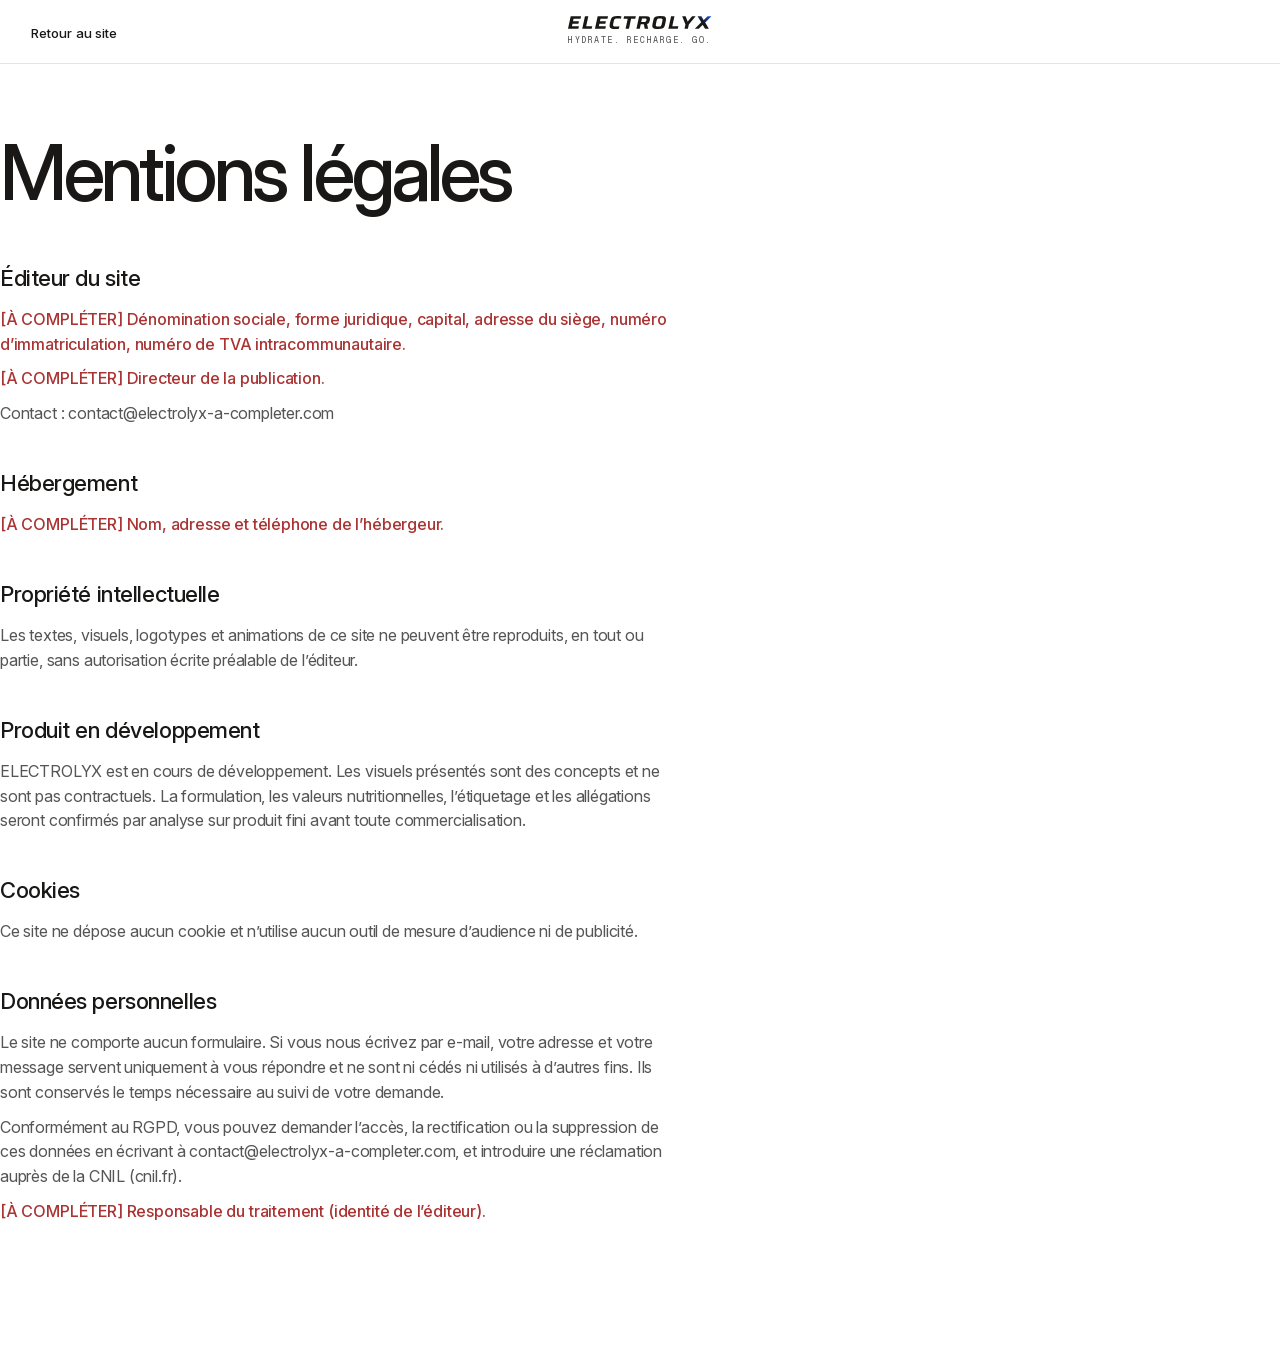
<file: mentions-legales.html>
<!doctype html>
<html lang="fr">
  <head>
    <meta charset="utf-8" />
    <meta name="viewport" content="width=device-width, initial-scale=1, viewport-fit=cover" />
    <title>Mentions légales — ELECTROLYX</title>
    <meta name="description" content="Mentions légales du site ELECTROLYX." />
    <!-- Page non indexée tant que les informations légales ne sont pas complétées. -->
    <meta name="robots" content="noindex, nofollow" />
    <meta name="theme-color" content="#ffffff" />
    <link rel="canonical" href="https://jadechakouri2-boop.github.io/electrolyx/mentions-legales.html" />
    <link rel="icon" href="favicon.svg" type="image/svg+xml" />
    <script>document.documentElement.classList.add('js');</script>
    <script type="module" crossorigin src="./assets/legal-CdDgalPa.js"></script>
    <link rel="stylesheet" crossorigin href="./assets/main-YjettNIp.css">
  </head>
  <body>
    <svg width="0" height="0" style="position:absolute" aria-hidden="true" focusable="false"><defs><linearGradient id="wm-x-dark" x1="0" y1="1" x2="1" y2="0"><stop offset=".5" stop-color="#191817"/><stop offset=".92" stop-color="#1f4fd1"/></linearGradient><linearGradient id="wm-x-light" x1="0" y1="1" x2="1" y2="0"><stop offset=".5" stop-color="#fff"/><stop offset=".95" stop-color="#9fb7ff"/></linearGradient><symbol id="wm" viewBox="0 0 7773 704"><path d="M0.0 696.0 147.13214000684073 8.0H708.8661498118801L679.9232698666059 143.54474974347283H300.5430395621936L270.95735948010486 281.8124501197127H591.3375897845171L563.394709839243 415.1875498802873H242.4484095314103L211.428799452742 560.4552502565273H591.2429597537339L561.8661498118801 696.0Z"/><path d="M771.0 696.0 918.1321400068407 8.0H1100.9198495040475L984.2966594459012 552.9838102838901H1312.1108197468932L1281.86614981188 696.0Z"/><path d="M1459.0 696.0 1606.1321400068407 8.0H2167.86614981188L2138.923269866606 143.54474974347283H1759.5430395621936L1729.957359480105 281.8124501197127H2050.337589784517L2022.394709839243 415.1875498802873H1701.4484095314103L1670.428799452742 560.4552502565273H2050.242959753734L2020.86614981188 696.0Z"/><path d="M2543.3196898871283 704.0Q2443.4893398700265 704.0 2379.121479876867 689.1321400068407Q2314.753619883708 674.2642800136814 2284.0178998973893 636.198210010261Q2253.2821799110707 598.1321400068407 2253.2821799110707 528.6035799794778Q2253.2821799110707 493.1696499828982 2258.71610990765 449.80178998973895Q2264.1500399042297 406.43392999657965 2277.1500399042297 352.0Q2299.0178998973893 259.6982100102611 2320.234864895679 196.76428001368149Q2341.451829893969 133.83035001710186 2368.3857598905483 94.76428001368146Q2395.319689887128 55.69821001026105 2435.1875498802874 35.1321400068407Q2475.0554098734465 14.56607000342035 2534.7250598563446 7.283035001710175Q2594.3947098392428 0.0 2680.7340098050395 0.0Q2716.0357997947785 0.0 2755.1206247862274 2.216964998289825Q2794.205449777676 4.43392999657965 2830.8563447725455 8.3678599931593Q2867.5072397674153 12.30178998973895 2893.375099760575 17.169649982898136L2866.3000798084595 147.28046972979132Q2826.0554098734465 143.84653973321178 2795.8384448751567 141.84653973321173Q2765.621479876867 139.84653973321167 2744.309884847794 138.5635047315015Q2722.998289818721 137.28046972979132 2707.9036597879376 137.28046972979132Q2651.3179797058488 137.28046972979132 2613.6947896477027 140.41260973663208Q2576.0715995895566 143.54474974347283 2552.0617945502227 154.87509976057464Q2528.0519895108882 166.20544977767645 2513.089499486946 189.3000798084597Q2498.127009463003 212.39470983924298 2486.7966594459012 252.03665488541787Q2475.4663094287994 291.67859993159277 2462.6359594116975 352.0Q2453.9377494014366 395.3589100444647 2448.1547143997263 429.01961007866834Q2442.371679398016 462.68031011287195 2442.371679398016 486.4731501539163Q2442.371679398016 523.0963402120625 2458.617204423669 540.058830236005Q2474.8627294493217 557.0213202599475 2512.768954509178 561.8704252650781Q2550.6751795690343 566.7195302702087 2614.6572796716455 566.7195302702087Q2651.3554896819064 566.7195302702087 2698.4215596853264 563.7195302702087Q2745.487629688747 560.7195302702087 2782.487629688747 556.7195302702087L2754.6768897503134 691.2642800136814Q2728.375099760575 694.698210010261 2692.054554782807 697.6321400068407Q2655.7340098050395 700.5660700034204 2616.9795348306925 702.2830350017102Q2578.225059856345 704.0 2543.3196898871283 704.0Z"/><path d="M3117.453540075248 696.0 3234.0767301333944 151.01618971610992H3007.7732299623763L3038.406379311501 8.0H3674.544749743473L3643.8467540380857 151.01618971610992H3417.562649640862L3301.9394595827157 696.0Z"/><path d="M3704.5660700034205 696.0 3851.698210010261 8.0H4231.489339870026Q4313.658989852925 8.0 4358.894709839244 24.6321400068407Q4404.130429825562 41.2642800136814 4422.215254817011 72.61338501881198Q4440.3000798084595 103.96249002394256 4440.3000798084595 148.83035001710186Q4440.3000798084595 162.69821001026105 4438.8000798084595 180.98124501197125Q4437.3000798084595 199.26428001368146 4434.36614981188 218.48124501197128Q4431.4322198153 237.6982100102611 4425.998289818721 256.3017899897389Q4417.4322198153 288.60357997947784 4407.517044806749 315.7544749743473Q4397.601869798199 342.90536996921674 4382.554554782808 364.55626496408615Q4367.507239767416 386.20715995895563 4342.959924752024 402.57501995211487Q4318.4126097366325 418.94287994527417 4281.148329722951 430.2446699350131L4341.337589784517 696.0H4153.719530270208L4108.737430167598 451.28217991107056Q4099.208870140235 451.8482499144909 4089.2463801162926 451.8482499144909Q4079.28389009235 451.8482499144909 4069.1892600615665 451.8482499144909H3940.88233952799L3887.4859195074678 696.0ZM3967.5234294835254 322.24638011629236H4107.962490023942Q4145.416030099191 322.24638011629236 4169.690115152206 318.1990651009007Q4193.9642002052215 314.1517500855091 4208.341865237715 304.18926006156653Q4222.719530270208 294.22677003762396 4231.33291528902 276.8491050051305Q4239.946300307833 259.4714399726371 4246.2105803215145 232.24466993501312Q4249.3427203283545 218.28217991107056 4251.059685326645 206.16879489225857Q4252.776650324935 194.0554098734466 4252.776650324935 185.22505985634479Q4252.776650324935 167.5643598221411 4244.512370311253 157.25276479306802Q4236.248090297571 146.94116976399494 4214.172215254817 142.11081974689313Q4192.096340212062 137.28046972979132 4150.510660129974 137.28046972979132H4007.6751795690343Z"/><path d="M4879.262569832402 704.0Q4758.357199863185 704.0 4690.404514878577 689.1321400068407Q4622.451829893968 674.2642800136814 4594.583969900809 638.0473150153916Q4566.71610990765 601.8303500171019 4566.71610990765 537.1321400068407Q4566.71610990765 500.8303500171018 4575.583969900809 453.46249002394256Q4584.451829893968 406.09463003078326 4596.583969900809 343.6607000342036Q4614.28217991107 256.39642002052216 4630.1312849162005 195.76428001368143Q4645.980389921331 135.1321400068407 4670.197354919621 96.56607000342035Q4694.414319917911 58.0 4733.9991449093595 37.0Q4773.583969900809 16.0 4837.036654885418 8.0Q4900.489339870026 0.0 4996.526849846084 0.0Q5115.998289818721 0.0 5183.734009805039 14.8678599931593Q5251.469729791357 29.7357199863186 5279.1206247862265 66.16964998289819Q5306.771519781097 102.60357997947779 5306.771519781097 167.8678599931593Q5306.771519781097 204.73571998631854 5299.337589784516 251.53750997605746Q5291.903659787937 298.3392999657964 5277.903659787937 360.3392999657964Q5257.903659787937 449.4714399726371 5240.6206247862265 510.3205449777676Q5223.337589784516 571.1696499828981 5199.6206247862265 609.5187549880287Q5175.903659787937 647.8678599931593 5137.186694789647 668.1508949948695Q5098.469729791357 688.4339299965796 5036.167939801619 696.2169649982898Q4973.86614981188 704.0 4879.262569832402 704.0ZM4889.903659787937 566.7195302702087Q4934.15003990423 566.7195302702087 4963.886614981187 564.1534602667883Q4993.623190058146 561.587390263368 5012.548170106031 551.3891802531068Q5031.473150153915 541.1909702428458 5044.501710181279 518.3793752137726Q5057.530270208642 495.5677801846996 5068.926690229164 455.0767301333941Q5080.323110249686 414.5856800820887 5094.153460266788 352.0Q5104.8516702770485 301.20715995895563 5111.200775282179 264.046459924752Q5117.54988028731 226.8857598905484 5117.54988028731 201.09291984950403Q5117.54988028731 170.0357997947782 5104.606145251396 156.79027476912552Q5091.662410215482 143.54474974347283 5062.293695131683 140.41260973663208Q5032.924980047885 137.28046972979132 4983.15003990423 137.28046972979132Q4937.903659787937 137.28046972979132 4908.384049709269 139.84653973321167Q4878.864439630601 142.41260973663202 4859.939459582716 152.61081974689313Q4841.014479534831 162.80902975715424 4828.2028845057575 185.62062478622732Q4815.3912894766845 208.4322198153004 4804.494869456163 248.70630486831604Q4793.59844943564 288.98038992133166 4779.7680994185375 352.0Q4772.6359594116975 386.5285600273629 4766.852924409987 414.70801504959525Q4761.069889408277 442.8874700718276 4757.786854406567 465.1329950974803Q4754.503819404857 487.37852012313306 4754.503819404857 504.7749401436552Q4754.503819404857 533.9642002052217 4767.947554440771 547.2097252308745Q4781.3912894766845 560.4552502565272 4811.260004560483 563.587390263368Q4841.128719644282 566.7195302702087 4889.903659787937 566.7195302702087Z"/><path d="M5435.0 696.0 5582.13214000684 8.0H5764.919849504047L5648.296659445901 552.9838102838901H5976.110819746893L5945.86614981188 696.0Z"/><path d="M6308.905369969217 696.0 6360.4339299965795 457.62147987686694 6183.092919849503 8.0H6368.1449093603915L6478.392999657964 299.11595029073084H6484.525139664804L6719.887470071827 8.0H6912.637669592977L6544.221639493786 457.62147987686694L6492.259149469844 696.0Z"/><path fill="url(#wm-x-dark)" d="M6867.28217991107 696.0 7215.887470071827 343.5285600273629 7018.28217991107 8.0H7224.541329380914L7343.58225971953 215.30521035229737H7353.01618971611L7561.303500171018 8.0H7773.223349675065L7429.919849504047 353.3017899897389L7629.223349675065 696.0H7422.9642002052215L7300.0554098734465 486.7322996237601H7289.1875498802865L7076.503819404857 696.0Z"/></symbol><symbol id="wm-light" viewBox="0 0 7773 704"><path d="M0.0 696.0 147.13214000684073 8.0H708.8661498118801L679.9232698666059 143.54474974347283H300.5430395621936L270.95735948010486 281.8124501197127H591.3375897845171L563.394709839243 415.1875498802873H242.4484095314103L211.428799452742 560.4552502565273H591.2429597537339L561.8661498118801 696.0Z"/><path d="M771.0 696.0 918.1321400068407 8.0H1100.9198495040475L984.2966594459012 552.9838102838901H1312.1108197468932L1281.86614981188 696.0Z"/><path d="M1459.0 696.0 1606.1321400068407 8.0H2167.86614981188L2138.923269866606 143.54474974347283H1759.5430395621936L1729.957359480105 281.8124501197127H2050.337589784517L2022.394709839243 415.1875498802873H1701.4484095314103L1670.428799452742 560.4552502565273H2050.242959753734L2020.86614981188 696.0Z"/><path d="M2543.3196898871283 704.0Q2443.4893398700265 704.0 2379.121479876867 689.1321400068407Q2314.753619883708 674.2642800136814 2284.0178998973893 636.198210010261Q2253.2821799110707 598.1321400068407 2253.2821799110707 528.6035799794778Q2253.2821799110707 493.1696499828982 2258.71610990765 449.80178998973895Q2264.1500399042297 406.43392999657965 2277.1500399042297 352.0Q2299.0178998973893 259.6982100102611 2320.234864895679 196.76428001368149Q2341.451829893969 133.83035001710186 2368.3857598905483 94.76428001368146Q2395.319689887128 55.69821001026105 2435.1875498802874 35.1321400068407Q2475.0554098734465 14.56607000342035 2534.7250598563446 7.283035001710175Q2594.3947098392428 0.0 2680.7340098050395 0.0Q2716.0357997947785 0.0 2755.1206247862274 2.216964998289825Q2794.205449777676 4.43392999657965 2830.8563447725455 8.3678599931593Q2867.5072397674153 12.30178998973895 2893.375099760575 17.169649982898136L2866.3000798084595 147.28046972979132Q2826.0554098734465 143.84653973321178 2795.8384448751567 141.84653973321173Q2765.621479876867 139.84653973321167 2744.309884847794 138.5635047315015Q2722.998289818721 137.28046972979132 2707.9036597879376 137.28046972979132Q2651.3179797058488 137.28046972979132 2613.6947896477027 140.41260973663208Q2576.0715995895566 143.54474974347283 2552.0617945502227 154.87509976057464Q2528.0519895108882 166.20544977767645 2513.089499486946 189.3000798084597Q2498.127009463003 212.39470983924298 2486.7966594459012 252.03665488541787Q2475.4663094287994 291.67859993159277 2462.6359594116975 352.0Q2453.9377494014366 395.3589100444647 2448.1547143997263 429.01961007866834Q2442.371679398016 462.68031011287195 2442.371679398016 486.4731501539163Q2442.371679398016 523.0963402120625 2458.617204423669 540.058830236005Q2474.8627294493217 557.0213202599475 2512.768954509178 561.8704252650781Q2550.6751795690343 566.7195302702087 2614.6572796716455 566.7195302702087Q2651.3554896819064 566.7195302702087 2698.4215596853264 563.7195302702087Q2745.487629688747 560.7195302702087 2782.487629688747 556.7195302702087L2754.6768897503134 691.2642800136814Q2728.375099760575 694.698210010261 2692.054554782807 697.6321400068407Q2655.7340098050395 700.5660700034204 2616.9795348306925 702.2830350017102Q2578.225059856345 704.0 2543.3196898871283 704.0Z"/><path d="M3117.453540075248 696.0 3234.0767301333944 151.01618971610992H3007.7732299623763L3038.406379311501 8.0H3674.544749743473L3643.8467540380857 151.01618971610992H3417.562649640862L3301.9394595827157 696.0Z"/><path d="M3704.5660700034205 696.0 3851.698210010261 8.0H4231.489339870026Q4313.658989852925 8.0 4358.894709839244 24.6321400068407Q4404.130429825562 41.2642800136814 4422.215254817011 72.61338501881198Q4440.3000798084595 103.96249002394256 4440.3000798084595 148.83035001710186Q4440.3000798084595 162.69821001026105 4438.8000798084595 180.98124501197125Q4437.3000798084595 199.26428001368146 4434.36614981188 218.48124501197128Q4431.4322198153 237.6982100102611 4425.998289818721 256.3017899897389Q4417.4322198153 288.60357997947784 4407.517044806749 315.7544749743473Q4397.601869798199 342.90536996921674 4382.554554782808 364.55626496408615Q4367.507239767416 386.20715995895563 4342.959924752024 402.57501995211487Q4318.4126097366325 418.94287994527417 4281.148329722951 430.2446699350131L4341.337589784517 696.0H4153.719530270208L4108.737430167598 451.28217991107056Q4099.208870140235 451.8482499144909 4089.2463801162926 451.8482499144909Q4079.28389009235 451.8482499144909 4069.1892600615665 451.8482499144909H3940.88233952799L3887.4859195074678 696.0ZM3967.5234294835254 322.24638011629236H4107.962490023942Q4145.416030099191 322.24638011629236 4169.690115152206 318.1990651009007Q4193.9642002052215 314.1517500855091 4208.341865237715 304.18926006156653Q4222.719530270208 294.22677003762396 4231.33291528902 276.8491050051305Q4239.946300307833 259.4714399726371 4246.2105803215145 232.24466993501312Q4249.3427203283545 218.28217991107056 4251.059685326645 206.16879489225857Q4252.776650324935 194.0554098734466 4252.776650324935 185.22505985634479Q4252.776650324935 167.5643598221411 4244.512370311253 157.25276479306802Q4236.248090297571 146.94116976399494 4214.172215254817 142.11081974689313Q4192.096340212062 137.28046972979132 4150.510660129974 137.28046972979132H4007.6751795690343Z"/><path d="M4879.262569832402 704.0Q4758.357199863185 704.0 4690.404514878577 689.1321400068407Q4622.451829893968 674.2642800136814 4594.583969900809 638.0473150153916Q4566.71610990765 601.8303500171019 4566.71610990765 537.1321400068407Q4566.71610990765 500.8303500171018 4575.583969900809 453.46249002394256Q4584.451829893968 406.09463003078326 4596.583969900809 343.6607000342036Q4614.28217991107 256.39642002052216 4630.1312849162005 195.76428001368143Q4645.980389921331 135.1321400068407 4670.197354919621 96.56607000342035Q4694.414319917911 58.0 4733.9991449093595 37.0Q4773.583969900809 16.0 4837.036654885418 8.0Q4900.489339870026 0.0 4996.526849846084 0.0Q5115.998289818721 0.0 5183.734009805039 14.8678599931593Q5251.469729791357 29.7357199863186 5279.1206247862265 66.16964998289819Q5306.771519781097 102.60357997947779 5306.771519781097 167.8678599931593Q5306.771519781097 204.73571998631854 5299.337589784516 251.53750997605746Q5291.903659787937 298.3392999657964 5277.903659787937 360.3392999657964Q5257.903659787937 449.4714399726371 5240.6206247862265 510.3205449777676Q5223.337589784516 571.1696499828981 5199.6206247862265 609.5187549880287Q5175.903659787937 647.8678599931593 5137.186694789647 668.1508949948695Q5098.469729791357 688.4339299965796 5036.167939801619 696.2169649982898Q4973.86614981188 704.0 4879.262569832402 704.0ZM4889.903659787937 566.7195302702087Q4934.15003990423 566.7195302702087 4963.886614981187 564.1534602667883Q4993.623190058146 561.587390263368 5012.548170106031 551.3891802531068Q5031.473150153915 541.1909702428458 5044.501710181279 518.3793752137726Q5057.530270208642 495.5677801846996 5068.926690229164 455.0767301333941Q5080.323110249686 414.5856800820887 5094.153460266788 352.0Q5104.8516702770485 301.20715995895563 5111.200775282179 264.046459924752Q5117.54988028731 226.8857598905484 5117.54988028731 201.09291984950403Q5117.54988028731 170.0357997947782 5104.606145251396 156.79027476912552Q5091.662410215482 143.54474974347283 5062.293695131683 140.41260973663208Q5032.924980047885 137.28046972979132 4983.15003990423 137.28046972979132Q4937.903659787937 137.28046972979132 4908.384049709269 139.84653973321167Q4878.864439630601 142.41260973663202 4859.939459582716 152.61081974689313Q4841.014479534831 162.80902975715424 4828.2028845057575 185.62062478622732Q4815.3912894766845 208.4322198153004 4804.494869456163 248.70630486831604Q4793.59844943564 288.98038992133166 4779.7680994185375 352.0Q4772.6359594116975 386.5285600273629 4766.852924409987 414.70801504959525Q4761.069889408277 442.8874700718276 4757.786854406567 465.1329950974803Q4754.503819404857 487.37852012313306 4754.503819404857 504.7749401436552Q4754.503819404857 533.9642002052217 4767.947554440771 547.2097252308745Q4781.3912894766845 560.4552502565272 4811.260004560483 563.587390263368Q4841.128719644282 566.7195302702087 4889.903659787937 566.7195302702087Z"/><path d="M5435.0 696.0 5582.13214000684 8.0H5764.919849504047L5648.296659445901 552.9838102838901H5976.110819746893L5945.86614981188 696.0Z"/><path d="M6308.905369969217 696.0 6360.4339299965795 457.62147987686694 6183.092919849503 8.0H6368.1449093603915L6478.392999657964 299.11595029073084H6484.525139664804L6719.887470071827 8.0H6912.637669592977L6544.221639493786 457.62147987686694L6492.259149469844 696.0Z"/><path fill="url(#wm-x-light)" d="M6867.28217991107 696.0 7215.887470071827 343.5285600273629 7018.28217991107 8.0H7224.541329380914L7343.58225971953 215.30521035229737H7353.01618971611L7561.303500171018 8.0H7773.223349675065L7429.919849504047 353.3017899897389L7629.223349675065 696.0H7422.9642002052215L7300.0554098734465 486.7322996237601H7289.1875498802865L7076.503819404857 696.0Z"/></symbol></defs></svg>
    <header class="nav is-solid">
      <nav class="nav__inner" aria-label="Navigation">
        <ul class="nav__links nav__links--left nav__links--always"><li><a href="./" data-back>Retour au site</a></li></ul>
        <a class="nav__brand" href="./">
          <svg class="nav__wordmark" viewBox="0 0 7773 704" role="img" aria-label="ELECTROLYX" focusable="false"><use href="#wm" /></svg>
          <span class="nav__tagline">Hydrate. Recharge. Go.</span>
        </a>
      </nav>
    </header>
    <main class="wrap legal">
      <h1>Mentions légales</h1>

      <h2>Éditeur du site</h2>
      <p class="todo">[À COMPLÉTER] Dénomination sociale, forme juridique, capital, adresse du siège, numéro d’immatriculation, numéro de TVA intracommunautaire.</p>
      <p class="todo">[À COMPLÉTER] Directeur de la publication.</p>
      <p>Contact : <a href="mailto:contact@electrolyx-a-completer.com">contact@electrolyx-a-completer.com</a></p>

      <h2>Hébergement</h2>
      <p class="todo">[À COMPLÉTER] Nom, adresse et téléphone de l’hébergeur.</p>

      <h2>Propriété intellectuelle</h2>
      <p>Les textes, visuels, logotypes et animations de ce site ne peuvent être reproduits, en tout ou partie, sans autorisation écrite préalable de l’éditeur.</p>

      <h2>Produit en développement</h2>
      <p>ELECTROLYX est en cours de développement. Les visuels présentés sont des concepts et ne sont pas contractuels. La formulation, les valeurs nutritionnelles, l’étiquetage et les allégations seront confirmés par analyse sur produit fini avant toute commercialisation.</p>

      <h2>Cookies</h2>
      <p>Ce site ne dépose aucun cookie et n’utilise aucun outil de mesure d’audience ni de publicité.</p>

      <h2>Données personnelles</h2>
      <p>Le site ne comporte aucun formulaire. Si vous nous écrivez par e-mail, votre adresse et votre message servent uniquement à vous répondre et ne sont ni cédés ni utilisés à d’autres fins. Ils sont conservés le temps nécessaire au suivi de votre demande.</p>
      <p>Conformément au RGPD, vous pouvez demander l’accès, la rectification ou la suppression de ces données en écrivant à <a href="mailto:contact@electrolyx-a-completer.com">contact@electrolyx-a-completer.com</a>, et introduire une réclamation auprès de la CNIL (cnil.fr).</p>
      <p class="todo">[À COMPLÉTER] Responsable du traitement (identité de l’éditeur).</p>
    </main>
  </body>
</html>
</file>
<file: assets/main-YjettNIp.css>
@font-face{font-family:Inter;font-style:normal;font-weight:100 900;font-display:swap;src:url(../fonts/inter-var-latin.woff2)format("woff2");unicode-range:U+??,U+131,U+152-153,U+2BB-2BC,U+2C6,U+2DA,U+2DC,U+304,U+308,U+329,U+2000-206F,U+20AC,U+2122,U+2191,U+2193,U+2212,U+2215,U+FEFF,U+FFFD}@font-face{font-family:Geist Mono;font-style:normal;font-weight:100 900;font-display:swap;src:url(../fonts/geist-mono-latin.woff2)format("woff2");unicode-range:U+??,U+131,U+152-153,U+2BB-2BC,U+2C6,U+2DA,U+2DC,U+304,U+308,U+329,U+2000-206F,U+20AC,U+2122,U+2191,U+2193,U+2212,U+2215,U+FEFF,U+FFFD}:root{--porcelain:#fff;--obsidian:#191817;--ink:#000;--graphite:#555;--stone:#8a8a8a;--mist:#e5e5e5;--cap:#0b2c9f;--cap-bright:#1f4fd1;--citrus-rush-tint:#f3f8dc;--citrus-rush-giant:#d9e795;--mango-punch-tint:#fdf3d6;--mango-punch-giant:#fbdb8c;--peach-temptation-tint:#fdeee4;--peach-temptation-giant:#fcc8a8;--classy-raspberry-tint:#fbe4e7;--classy-raspberry-giant:#f5b0ba;--coconut-addiction-tint:#f2f1ed;--coconut-addiction-giant:#dcdad2;--sunset-cherry-tint:#fde9df;--sunset-cherry-giant:#fcbca0;--crazy-ginger-tint:#f8f6da;--crazy-ginger-giant:#ebe597;--lime-rush-tint:#f2f7dc;--lime-rush-giant:#dce79c;--mono-family:"Geist Mono", ui-monospace, "SF Mono", Menlo, monospace;--mono:var(--mono-family);--font:"Inter", ui-sans-serif, system-ui, -apple-system, "Segoe UI", Roboto, "Helvetica Neue", Arial, sans-serif;--ease:cubic-bezier(.2, .7, .1, 1);--ease-in-out:cubic-bezier(.65, 0, .35, 1);--gutter:clamp(16px, 2.4vw, 36px);--max:1440px;--nav-h:64px;--bottle-ratio:.30967}@supports (padding:max(0px, env(safe-area-inset-left))){:root{--gutter:max(clamp(16px, 2.4vw, 36px), env(safe-area-inset-left), env(safe-area-inset-right))}}*,:before,:after{box-sizing:border-box}html{-webkit-text-size-adjust:100%;-moz-text-size-adjust:100%;text-size-adjust:100%;scroll-padding-top:var(--nav-h);overflow-x:clip}@media (hover:none) and (pointer:coarse){html.anim,html.anim body{overscroll-behavior-y:none}}body{background:var(--porcelain);color:var(--obsidian);font-family:var(--font);letter-spacing:-.011em;font-optical-sizing:auto;font-feature-settings:"kern" 1, "liga" 1, "calt" 1;-webkit-font-smoothing:antialiased;-moz-osx-font-smoothing:grayscale;text-rendering:optimizelegibility;margin:0;font-size:16px;line-height:1.55;overflow-x:clip}img{max-width:100%;height:auto;display:block}a{color:inherit;text-decoration:none}button{font:inherit;color:inherit;cursor:pointer;background:0 0;border:0;padding:0}ul,ol,dl,dd,figure,h1,h2,h3,h4,p{margin:0;padding:0}ul,ol{list-style:none}sup{vertical-align:super;letter-spacing:0;margin-left:.08em;font-size:.55em;line-height:0}sup a{text-decoration:none}@media (pointer:coarse){sup a{position:relative}sup a:after{content:"";width:44px;height:44px;position:absolute;top:50%;left:50%;translate:-50% -50%}}::selection{background:var(--cap);color:#fff}:focus-visible{outline:2px solid var(--cap-bright);outline-offset:3px;border-radius:2px}.sr-only{clip:rect(0 0 0 0);white-space:nowrap;border:0;width:1px;height:1px;margin:-1px;padding:0;overflow:hidden;position:absolute!important}.skip{z-index:200;background:var(--obsidian);color:#fff;transition:transform .3s var(--ease);border-radius:40px;padding:10px 18px;font-size:14px;position:fixed;top:12px;left:12px;transform:translateY(-160%)}.skip:focus{transform:none}.wrap{width:100%;max-width:var(--max);padding-inline:var(--gutter);margin-inline-start:auto;margin-inline-end:auto}.micro{font-family:var(--mono);letter-spacing:.09em;text-transform:uppercase;font-size:11px;font-weight:450;line-height:1.4}.display{letter-spacing:-.052em;font-size:clamp(44px,7.2vw,116px);font-weight:500;line-height:.98}.display>span{display:block}.display .muted{color:var(--stone)}.heading{letter-spacing:-.038em;font-size:clamp(30px,3.6vw,52px);font-weight:500;line-height:1.04}.lead{letter-spacing:-.016em;color:var(--graphite);max-width:34em;font-size:clamp(18px,1.5vw,21px);line-height:1.5}.pill{letter-spacing:-.005em;white-space:nowrap;min-height:46px;color:var(--ink);transition:background-color .45s var(--ease), color .45s var(--ease), border-color .45s var(--ease);background-color:#0000;border:1px solid;border-radius:40px;justify-content:center;align-items:center;gap:10px;padding:12px 28px;font-size:14px;font-weight:500;line-height:1;display:inline-flex}.pill:hover{background-color:var(--ink);border-color:var(--ink);color:#fff}.pill--sm{min-height:34px;padding:8px 18px;font-size:13px;position:relative}.pill--sm:after{content:"";position:absolute;top:-6px;bottom:-6px;left:-4px;right:-4px}.pill--light{color:#fff}.pill--light:hover{color:var(--cap);background-color:#fff;border-color:#fff}.pill--quiet{border-color:#fff6}.nav{z-index:50;height:var(--nav-h);color:var(--obsidian);transition:color .5s var(--ease), background-color .5s var(--ease), box-shadow .5s var(--ease);position:fixed;top:0;bottom:auto;left:0;right:0}.nav.is-solid{-webkit-backdrop-filter:saturate(1.4)blur(18px);backdrop-filter:saturate(1.4)blur(18px);box-shadow:inset 0 -1px 0 var(--mist);background-color:#ffffffd6}.nav.is-dark{color:#fff;-webkit-backdrop-filter:saturate(1.3)blur(18px);backdrop-filter:saturate(1.3)blur(18px);background-color:#0b2c9fd1;box-shadow:inset 0 -1px #ffffff24}.nav.is-dark :focus-visible{outline-color:#fff}.finale :focus-visible{outline-color:#fff}html:not(.anim) .nav:not(.is-dark){-webkit-backdrop-filter:saturate(1.4)blur(18px);backdrop-filter:saturate(1.4)blur(18px);box-shadow:inset 0 -1px 0 var(--mist);background-color:#ffffffeb}html:not(.js) .nav{position:absolute}html:not(.js) .nav__menu{display:none!important}html.menu-open,html.menu-open body{overflow:hidden}.nav.is-dark .pill{color:#fff}.nav.is-dark .pill:hover{color:var(--cap);background-color:#fff;border-color:#fff}.nav.is-hidden{opacity:0;pointer-events:none}.nav__inner{height:100%;max-width:calc(var(--max) + 2 * var(--gutter));padding-inline:var(--gutter);grid-template-columns:1fr auto 1fr;align-items:center;margin-inline-start:auto;margin-inline-end:auto;display:grid}.nav__links{align-items:center;gap:28px;display:flex}.nav__links--right{justify-content:flex-end}.nav__links a:not(.pill){letter-spacing:.01em;padding-block-start:6px;padding-block-end:6px;font-size:13px;font-weight:500;position:relative}.nav__links a:not(.pill):after{content:"";transform-origin:100%;height:1px;transition:transform .5s var(--ease);background:currentColor;position:absolute;bottom:2px;left:0;right:0;transform:scaleX(0)}.nav__links a:not(.pill):hover:after{transform-origin:0;transform:scaleX(1)}.nav__links a[aria-current=true]:after{transform:scaleX(1)}@media (pointer:coarse){.nav__links a:not(.pill):before{content:"";position:absolute;top:-6px;bottom:-6px;left:-4px;right:-4px}}.nav__brand{flex-direction:column;grid-column:2;align-items:center;gap:5px;padding:6px 4px;display:flex}.nav__wordmark{aspect-ratio:7773/704;fill:currentColor;width:auto;height:13px;color:inherit;display:block}.wm-on-dark,.nav.is-dark .wm-on-light{display:none}.nav.is-dark .wm-on-dark{display:inline}.nav__tagline{font-family:var(--mono);letter-spacing:.18em;text-transform:uppercase;opacity:.72;white-space:nowrap;font-size:8.5px;font-weight:450}.nav__menu{align-items:center;gap:10px;min-height:44px;font-size:13px;font-weight:500;display:none}.nav__burger{gap:5px;width:18px;display:grid}.nav__burger i{background:currentColor;height:1px;display:block}.menu{z-index:120;background:var(--porcelain);padding:calc(var(--nav-h) + 24px) var(--gutter) max(32px, env(safe-area-inset-bottom));overscroll-behavior:contain;flex-direction:column;display:flex;position:fixed;top:0;bottom:0;left:0;right:0;overflow-y:auto}.menu[hidden]{display:none}.menu__close{top:15px;right:var(--gutter);position:absolute}.menu__wordmark{aspect-ratio:7773/704;width:auto;height:13px;fill:var(--obsidian);position:absolute;top:25px;left:50%;translate:-50%}.menu__links{display:grid}.menu__links li{border-top:1px solid var(--mist);opacity:0;transition:opacity .6s var(--ease), transform .8s var(--ease);transform:translateY(16px)}.menu__links li:last-child{border-bottom:1px solid var(--mist)}.menu.is-open .menu__links li{opacity:1;transform:none}.menu__links li:nth-child(2){transition-delay:50ms}.menu__links li:nth-child(3){transition-delay:.1s}.menu__links li:nth-child(4){transition-delay:.15s}.menu__links li:nth-child(5){transition-delay:.2s}.menu{opacity:0;transition:opacity .4s var(--ease)}.menu.is-open{opacity:1}.menu__links a{letter-spacing:-.045em;padding:10px 0;font-size:clamp(40px,11vw,64px);font-weight:500;line-height:1.12;display:block}.menu__foot{color:var(--graphite);margin-top:auto}@media (max-height:520px){.menu{padding-top:calc(var(--nav-h) + 8px);padding-bottom:max(12px, env(safe-area-inset-bottom))}.menu__links a{font-size:clamp(26px,8.5vh,40px);padding:7px 0;font-size:clamp(26px,8.5svh,40px)}.menu__foot{display:none}}@media (max-width:374px){.nav__tagline{display:none}.nav__brand{justify-content:center;min-height:44px}}@media (max-width:899px){.nav__links--left,.nav__links--right li:first-child{display:none}.nav__menu{grid-column:1;justify-self:start;display:inline-flex}}.stage{background:var(--porcelain)}.stage__pin{padding-top:calc(var(--nav-h) + 48px);flex-direction:column;align-items:center;display:flex}.stage__giants{display:none}.stage__bottles{padding-inline:var(--gutter);justify-content:center;align-items:flex-end;gap:clamp(10px,3vw,48px);display:flex}.bottle,.bottle__body{position:relative}.bottle img{width:auto;height:clamp(220px,52vh,540px)}.bottle__shadow,.bottle__sheen,.stage__glow,.ions,.hud{display:none}.hero__wordmark{width:min(92vw,1320px);color:var(--obsidian);margin-top:clamp(24px,4vh,48px)}.hero__wordmark-svg{fill:currentColor;width:100%;height:auto;display:block;overflow:visible}.hero__wordmark-svg .wm-x{fill:url(#wm-x-dark)}.wm-letter{transform-box:fill-box}.hero__meta{padding-inline:var(--gutter);text-align:center;flex-wrap:wrap;justify-content:center;align-items:center;gap:16px 32px;margin-top:32px;display:flex}.hero__kicker,.hero__tagline{color:var(--graphite)}.hero__cue{display:none}.flavors{width:100%;max-width:var(--max);padding-inline:var(--gutter);margin-top:clamp(80px,12vh,140px);padding-bottom:40px}.flavors__items{grid-template-columns:repeat(4,minmax(0,1fr));gap:12px;display:grid}.flavor{background:var(--tint);flex-direction:column;gap:10px;padding:28px 24px 32px;display:flex}.flavor[data-i="0"]{--tint:var(--citrus-rush-tint)}.flavor[data-i="1"]{--tint:var(--mango-punch-tint)}.flavor[data-i="2"]{--tint:var(--peach-temptation-tint)}.flavor[data-i="3"]{--tint:var(--classy-raspberry-tint)}.flavor[data-i="4"]{--tint:var(--coconut-addiction-tint)}.flavor[data-i="5"]{--tint:var(--sunset-cherry-tint)}.flavor[data-i="6"]{--tint:var(--crazy-ginger-tint)}.flavor[data-i="7"]{--tint:var(--lime-rush-tint)}.flavor__index{color:var(--graphite)}.flavor__index span{opacity:.72}.flavor__name{letter-spacing:-.045em;font-size:clamp(32px,3.4vw,48px);font-weight:500;line-height:1}.flavor__note{color:var(--graphite);max-width:22em;font-size:15px}.flavor__still{order:-1;width:auto;height:260px;margin:0 auto 18px}.flavors__aside{color:var(--graphite);margin-top:20px}.flavors__dots{display:none}@media (max-width:899px){.flavors__items{grid-template-columns:repeat(2,minmax(0,1fr))}}@media (max-width:479px){.flavors__items{grid-template-columns:minmax(0,1fr)}}.anim .stage{background:var(--chamber,var(--porcelain))}.anim .stage__pin{height:100vh;background:var(--chamber,var(--porcelain));height:100svh;padding:0;display:block;position:relative;overflow:hidden}.anim .stage__giants{pointer-events:none;display:block;position:absolute;top:0;bottom:0;left:0;right:0}.giant{letter-spacing:-.065em;white-space:nowrap;color:var(--g);opacity:0;will-change:transform, opacity;font-size:clamp(96px,19vw,320px);font-weight:600;line-height:1;position:absolute;top:46%;left:50%;translate:-50% -50%}.giant[data-i="0"]{--g:var(--citrus-rush-giant)}.giant[data-i="1"]{--g:var(--mango-punch-giant)}.giant[data-i="2"]{--g:var(--peach-temptation-giant)}.giant[data-i="3"]{--g:var(--classy-raspberry-giant)}.giant[data-i="4"]{--g:var(--coconut-addiction-giant)}.giant[data-i="5"]{--g:var(--sunset-cherry-giant)}.giant[data-i="6"]{--g:var(--crazy-ginger-giant)}.giant[data-i="7"]{--g:var(--lime-rush-giant)}.anim .stage__bottles{perspective:1800px;pointer-events:none;padding:0;display:block;position:absolute;top:0;bottom:0;left:0;right:0}.anim .bottle{width:var(--bw,230px);height:var(--bh,740px);margin-left:calc(var(--bw,230px) / -2);margin-top:calc(var(--bh,740px) / -2);will-change:transform, filter, opacity;-webkit-backface-visibility:hidden;backface-visibility:hidden;position:absolute;top:50%;left:50%}.anim .bottle__body{position:absolute;top:0;bottom:0;left:0;right:0}.anim .bottle img{object-fit:contain;width:100%;height:100%}.anim .stage__pin{touch-action:pan-y pinch-zoom;-webkit-user-select:none;user-select:none;-webkit-touch-callout:none}.anim .stage__pin.is-zoomed{touch-action:manipulation}.anim .stage__pin.is-carousel{cursor:grab}.anim .stage__pin.is-carousel:active{cursor:grabbing}.anim .bottle img{-webkit-user-drag:none}.anim .stage__glow{aspect-ratio:1;opacity:0;pointer-events:none;will-change:transform, opacity;background:radial-gradient(closest-side,#fffffff2,#ffffff8c 42%,#fff0 72%);border-radius:50%;width:min(86vmin,900px);display:block;position:absolute;top:50%;left:50%;translate:-50% -50%}.anim .ions{pointer-events:none;width:100%;height:100%;display:block;position:absolute;top:0;bottom:0;left:0;right:0}.anim .hud{width:var(--hud-w,420px);height:var(--hud-h,760px);margin-left:calc(var(--hud-w,420px) / -2);margin-top:calc(var(--hud-h,760px) / -2);pointer-events:none;z-index:120;color:var(--obsidian);font-family:var(--mono);display:block;position:absolute;top:50%;left:50%}.hud__label{letter-spacing:.1em;text-transform:uppercase;white-space:nowrap;opacity:0;font-size:10px;font-weight:450;position:absolute;left:0}.hud__label--top{color:var(--graphite);top:calc(6% - 28px);left:calc(100% + 22px)}.hud__label--bottom{bottom:-26px}.hud__label span{opacity:.4}.hud__readout{letter-spacing:.04em;gap:10px;font-size:11px;display:grid;position:absolute;top:6%;left:calc(100% + 22px)}.hud__readout li{opacity:0;white-space:nowrap;grid-template-columns:34px auto;align-items:baseline;gap:8px;display:grid}.hud__readout li:before{content:"";opacity:.35;background:currentColor;width:14px;height:1px;margin-top:.6em;position:absolute;right:calc(100% + 8px)}.hud__readout b{font-weight:500}.hud__readout sup{font-size:.7em}.hud__readout span{color:var(--graphite)}.hud__hint{letter-spacing:.1em;text-transform:uppercase;white-space:nowrap;color:var(--graphite);opacity:0;transition:opacity .6s var(--ease);font-size:10px;position:absolute;bottom:-52px;left:50%;translate:-50%}.hud__hint:before,.hud__hint:after{content:"←";opacity:.6;margin-right:10px}.hud__hint:after{content:"→";margin:0 0 0 10px}.hud.show-hint .hud__hint{opacity:1;animation:hint-nudge 2.4s var(--ease-in-out) infinite}@keyframes hint-nudge{0%,to{transform:translate(0)}50%{transform:translate(-6px)}}.anim .bottle__sheen{-webkit-mask:var(--mask) center / contain no-repeat;-webkit-mask:var(--mask) center / contain no-repeat;mask:var(--mask) center / contain no-repeat;background:linear-gradient(101deg, transparent 0%, transparent 38%, #ffffffe6 47%, #ffffff40 52%, transparent 60%, transparent 100%) var(--sweep,120%) 0 / 320% 100% no-repeat, linear-gradient(90deg, rgba(0, 0, 0, var(--shade-l,0)) 0%, transparent 34%, transparent 66%, rgba(0, 0, 0, var(--shade-r,0)) 100%);mix-blend-mode:soft-light;opacity:var(--sheen,0);display:block;position:absolute;top:0;bottom:0;left:0;right:0}.anim .bottle__shadow{width:92%;height:5%;opacity:var(--sh,0);transform:scaleX(var(--shs,1));background:radial-gradient(closest-side,#19181742,#19181714 60%,#0000);border-radius:50%;margin-left:-46%;display:block;position:absolute;bottom:-2.4%;left:50%}.anim:not(.ready) .bottle,.anim:not(.ready) .wm-letter,.anim:not(.ready) .hero__meta>*{opacity:0}.anim .hero__wordmark{left:50%;bottom:var(--wm-bottom,15vh);clip-path:inset(-10% -4% 0);width:min(90vw,1320px);margin:0;padding-top:2%;position:absolute;overflow:hidden;transform:translate(-50%)}.anim .hero__meta{padding:0 var(--gutter) clamp(20px, 4vh, 36px);text-align:left;will-change:opacity, transform;grid-template-columns:1fr auto 1fr;align-items:center;gap:16px;margin:0;display:grid;position:absolute;top:auto;bottom:0;left:0;right:0}.anim .hero__tagline{justify-self:end;align-items:center;gap:14px;display:flex}.anim .hero__cue{right:var(--gutter);display:none;position:absolute;bottom:calc(clamp(20px,4vh,36px) + 30px)}.anim .flavors{pointer-events:none;max-width:none;margin:0;padding:0;position:absolute;top:0;bottom:0;left:0;right:0}.anim .flavors__items{display:block}.anim .flavor{left:var(--gutter);opacity:0;will-change:opacity, transform;background:0 0;width:min(380px,70vw);padding:0;position:absolute;bottom:clamp(28px,7vh,72px)}.anim .flavor.is-active{pointer-events:auto}.anim .flavor__still{display:none}.anim .flavor__name{letter-spacing:-.052em;margin-top:4px;font-size:clamp(44px,5.4vw,84px)}.anim .flavor__note{color:var(--obsidian);opacity:.78;margin-top:4px;font-size:clamp(15px,1.15vw,17px)}.anim .flavors__aside{right:var(--gutter);color:var(--obsidian);opacity:var(--ui,0);pointer-events:none;flex-direction:column;align-items:flex-end;gap:18px;margin:0;display:flex;position:absolute;bottom:clamp(28px,7vh,72px)}.anim .flavors__aside.is-live{pointer-events:auto}.anim .flavors__dots{gap:6px;display:flex}.flavors__dots button{font-family:var(--mono);letter-spacing:.12em;min-width:44px;min-height:44px;color:var(--obsidian);opacity:.64;transition:opacity .4s var(--ease);padding:0 4px;font-size:11px;font-weight:500;position:relative}.flavors__dots button:after{content:"";height:1px;transition:transform .6s var(--ease);background:currentColor;position:absolute;bottom:8px;left:8px;right:8px;transform:scaleX(0)}.flavors__dots button:hover{opacity:.8}.flavors__dots button[aria-pressed=true]{opacity:1}.flavors__dots button[aria-pressed=true]:after{transform:scaleX(1)}@media (max-width:899px){.hud__readout,.hud__label--top{display:none}}@media (max-width:699px){.hud__label--bottom{display:none}.hud__hint{top:-34px;bottom:auto}.anim .hero__meta{text-align:center;grid-template-columns:1fr;justify-items:center;gap:14px}.anim .hero__tagline{display:none}.anim .flavor{width:calc(100vw - 2 * var(--gutter));bottom:clamp(88px,13vh,120px)}.anim .flavors__aside{left:var(--gutter);right:var(--gutter);flex-direction:row;justify-content:space-between;align-items:center;bottom:clamp(20px,3.5vh,32px)}.anim .flavors__specs{display:none}.anim .flavors__aside{justify-content:flex-end}.anim .flavors__dots{gap:0}}.hydra{background:var(--porcelain);padding-top:clamp(110px,18vh,200px);position:relative}.hydra__intro{gap:28px;display:grid}.hydra__intro .micro{color:var(--graphite)}.spec{margin-top:clamp(40px,8vh,100px);position:relative}.spec__pin{max-width:var(--max);padding:0 var(--gutter);grid-template-columns:repeat(2,minmax(0,1fr));align-items:end;gap:40px 16px;margin-inline-start:auto;margin-inline-end:auto;display:grid;position:relative}.spec__bottle{grid-column:1/-1;justify-self:center}.spec__bottle img{width:auto;height:clamp(320px,60vh,640px)}.spec__bottle{position:relative}.spec__list{grid-column:1/-1;grid-template-columns:repeat(2,minmax(0,1fr));gap:40px 16px;display:grid}.spec__item dd{display:block}.spec__fig{align-items:baseline;gap:6px;display:inline-flex}.nowrap{white-space:nowrap}.spec__item{border-top:1px solid var(--mist);gap:6px;padding-top:18px;display:grid;position:relative}.spec__item dt{font-family:var(--mono);letter-spacing:.09em;text-transform:uppercase;color:var(--graphite);font-size:11px;font-weight:450}.spec__num{letter-spacing:-.06em;font-variant-numeric:tabular-nums;font-size:clamp(56px,7.6vw,128px);font-weight:500;line-height:.92}.spec__unit{letter-spacing:-.02em;color:var(--graphite);font-size:clamp(16px,1.5vw,22px);font-weight:500}.spec__line{display:none}.spec__note{color:var(--graphite);text-align:center;letter-spacing:.12em;grid-column:1/-1}@media (min-width:1000px){.anim .spec__pin{height:100vh;max-width:none;height:100svh;padding:0;display:block}.anim .spec__bottle{height:min(74vh,800px);aspect-ratio:var(--bottle-ratio);will-change:transform;position:absolute;top:50%;left:50%;transform:translate(-50%,-50%)}.anim .spec__bottle img{object-fit:contain;width:100%;height:100%}.anim .spec__list{display:block;position:absolute;top:0;bottom:0;left:0;right:0}.anim .spec__item{border-top:0;width:min(28vw,380px);padding-top:0;position:absolute}.anim .spec__item[data-pos=tl],.anim .spec__item[data-pos=bl]{right:calc(50% + min(74vh, 800px) * var(--bottle-ratio) / 2 + 7vw);text-align:right;justify-items:end}.anim .spec__item[data-pos=tr],.anim .spec__item[data-pos=br]{left:calc(50% + min(74vh, 800px) * var(--bottle-ratio) / 2 + 7vw)}.anim .spec__item[data-pos=tl],.anim .spec__item[data-pos=tr]{top:26%}.anim .spec__item[data-pos=bl],.anim .spec__item[data-pos=br]{top:56%}.anim .spec__line{background:var(--obsidian);width:6vw;height:1px;transform:scaleX(var(--line,0));display:block;position:absolute;top:calc(100% + 14px)}.anim .spec__item[data-pos=tl] .spec__line,.anim .spec__item[data-pos=bl] .spec__line{transform-origin:0;right:-7vw}.anim .spec__item[data-pos=tr] .spec__line,.anim .spec__item[data-pos=br] .spec__line{transform-origin:100%;left:-7vw}.anim .spec__item:before{content:"";border:1px solid var(--obsidian);background:var(--porcelain);width:7px;height:7px;opacity:var(--line,0);border-radius:50%;position:absolute;top:calc(100% + 11px)}.anim .spec__item[data-pos=tl]:before,.anim .spec__item[data-pos=bl]:before{right:calc(-7vw - 4px)}.anim .spec__item[data-pos=tr]:before,.anim .spec__item[data-pos=br]:before{left:calc(-7vw - 4px)}.anim .spec__note{position:absolute;bottom:6vh;left:0;right:0}}.zeros{padding-top:clamp(120px,20vh,220px)}.zeros__list{grid-template-columns:repeat(4,minmax(0,1fr));gap:0 16px;margin-top:clamp(36px,6vh,64px);display:grid}.zeros__list li{border-top:1px solid var(--obsidian);gap:10px;padding-top:20px;display:grid}.zeros__fig{letter-spacing:-.07em;font-variant-numeric:tabular-nums;font-size:clamp(76px,11vw,190px);font-weight:500;line-height:.9}.zeros__label{letter-spacing:-.015em;color:var(--graphite);font-size:clamp(15px,1.3vw,19px);font-weight:500}.zeros__text{max-width:36em;color:var(--graphite);margin-top:clamp(36px,6vh,60px);font-size:clamp(17px,1.35vw,19px)}@media (max-width:699px){.zeros__list{grid-template-columns:repeat(2,minmax(0,1fr));gap:36px 16px}}.recipe{grid-template-columns:minmax(0,5fr) minmax(0,7fr);gap:48px clamp(32px,6vw,120px);padding-top:clamp(120px,20vh,220px);padding-bottom:clamp(120px,20vh,220px);display:grid}.recipe__head{align-content:start;gap:22px;display:grid}.recipe__head .micro{color:var(--graphite)}.recipe__sub{color:var(--graphite);font-size:17px}.recipe__list>div{border-top:1px solid var(--mist);grid-template-columns:minmax(110px,.32fr) minmax(0,1fr);align-items:baseline;gap:16px;padding:22px 0;display:grid}.recipe__list>div:last-child{border-bottom:1px solid var(--mist)}.recipe__list dt{font-family:var(--mono);letter-spacing:.09em;text-transform:uppercase;color:var(--graphite);font-size:11px;font-weight:450}.recipe__list dd{letter-spacing:-.022em;font-size:clamp(18px,1.6vw,23px);font-weight:450;line-height:1.3}@media (min-width:900px){.recipe__head{top:calc(var(--nav-h) + 40px);align-self:start;position:sticky}}@media (max-width:899px){.recipe{grid-template-columns:minmax(0,1fr)}}.universe{background:var(--porcelain);padding-bottom:clamp(120px,18vh,200px)}.manifesto{gap:36px;padding-top:clamp(80px,12vh,140px);display:grid}.manifesto .micro{color:var(--graphite)}.manifesto__text{letter-spacing:-.042em;max-width:21em;font-size:clamp(32px,4.6vw,74px);font-weight:500;line-height:1.06}.manifesto__text .w{opacity:var(--o,1);transition:opacity .2s linear;display:inline}.principles{padding-top:clamp(120px,20vh,220px)}.principles__list{grid-template-columns:repeat(4,minmax(0,1fr));gap:48px 24px;margin-top:clamp(36px,6vh,64px);display:grid}.principles__list li{border-top:1px solid var(--mist);align-content:start;gap:14px;padding-top:22px;display:grid}.principles__list .micro{color:var(--graphite)}.principles__list h4{letter-spacing:-.03em;font-size:clamp(22px,1.9vw,28px);font-weight:500;line-height:1.1}.principles__list p{color:var(--graphite);max-width:24em;font-size:15px;line-height:1.55}@media (max-width:999px){.principles__list{grid-template-columns:repeat(2,minmax(0,1fr))}}@media (max-width:599px){.principles__list{grid-template-columns:minmax(0,1fr)}}.moments{padding-top:clamp(120px,20vh,220px)}.moments__list{border-bottom:1px solid var(--mist);margin-top:clamp(36px,6vh,64px)}.moment{border-top:1px solid var(--mist);isolation:isolate;grid-template-columns:minmax(0,1.1fr) minmax(0,1fr);align-items:center;gap:8px 32px;min-height:clamp(110px,16vh,170px);padding:20px 0;display:grid;position:relative}.moment[data-flavor=citrus-rush]{--tint:var(--citrus-rush-tint)}.moment[data-flavor=mango-punch]{--tint:var(--mango-punch-tint)}.moment[data-flavor=classy-raspberry]{--tint:var(--classy-raspberry-tint)}.moment[data-flavor=coconut-addiction]{--tint:var(--coconut-addiction-tint)}.moment:before{content:"";z-index:-1;background:var(--tint);opacity:0;transition:opacity .6s var(--ease);position:absolute;top:0;bottom:0;left:calc(50% - 50vw);right:calc(50% - 50vw)}.moment__word{letter-spacing:-.058em;transition:transform .7s var(--ease);font-size:clamp(44px,7.4vw,124px);font-weight:500;line-height:1}.moment__text{color:var(--graphite);max-width:22em;transition:transform .7s var(--ease);font-size:clamp(16px,1.3vw,19px)}.moment__bottle{z-index:2;opacity:0;pointer-events:none;width:auto;height:200%;transition:opacity .5s var(--ease), transform .8s var(--ease);position:absolute;top:50%;right:2%;transform:translateY(-42%)rotate(10deg)scale(.9)}@media (hover:hover) and (min-width:900px){.moment:hover:before{opacity:1}.moment:hover .moment__word{transform:translate(14px)}.moment:hover .moment__text{transform:translate(-14px)}.moment:hover .moment__bottle{opacity:1;transform:translateY(-50%)rotate(-4deg)scale(1)}.moment{padding-right:140px}}@media (max-width:699px){.moment{grid-template-columns:minmax(0,1fr);padding:26px 0}.moment__bottle{display:none}}.finale{background:var(--cap);color:#fff;position:relative;overflow:hidden}.finale__stage{height:max(640px,100vh);height:max(640px,100svh);position:relative}.finale__title{padding:var(--nav-h) var(--gutter) 0;letter-spacing:-.065em;flex-direction:column;justify-content:center;font-size:clamp(60px,9.4vw,184px);font-weight:600;line-height:.88;display:flex;position:absolute;top:0;bottom:0;left:0;right:0}.finale__line{will-change:transform;width:max-content;display:block}.finale__line:nth-child(2){margin-left:.32em}.finale__line:nth-child(3){margin-left:.64em}.finale__bottles{pointer-events:none;position:absolute;top:0;bottom:0;left:0;right:0}.finale__bottle{left:var(--x);top:var(--y);height:calc(min(52vh, 33vw, 600px) * var(--s));aspect-ratio:var(--bottle-ratio);z-index:var(--z);transform:translate(-50%, -50%) rotate(var(--r));will-change:transform;position:absolute}.finale__bottle img{object-fit:contain;filter:drop-shadow(0 30px 40px #00083259);width:100%;height:100%}.finale__bottle[data-i="0"]{--x:53.5%;--y:60%;--s:1;--r:-8deg;--z:5}.finale__bottle[data-i="1"]{--x:59.1%;--y:46%;--s:.92;--r:6deg;--z:1}.finale__bottle[data-i="2"]{--x:64.7%;--y:60%;--s:1;--r:-5deg;--z:6}.finale__bottle[data-i="3"]{--x:70.3%;--y:46%;--s:.92;--r:9deg;--z:2}.finale__bottle[data-i="4"]{--x:75.9%;--y:60%;--s:1;--r:-7deg;--z:7}.finale__bottle[data-i="5"]{--x:81.5%;--y:46%;--s:.92;--r:5deg;--z:3}.finale__bottle[data-i="6"]{--x:87.1%;--y:60%;--s:1;--r:-4deg;--z:8}.finale__bottle[data-i="7"]{--x:92.7%;--y:46%;--s:.92;--r:8deg;--z:4}@media (max-width:699px),(max-width:1100px) and (orientation:portrait){.finale__stage{height:max(600px,92svh)}.finale__title{padding-top:calc(var(--nav-h) + 40px);justify-content:flex-start;font-size:clamp(54px,16vw,92px)}.finale__bottles{--hs:max(600px, 92svh);--tb:calc(var(--nav-h) + 52px + 2.64 * clamp(54px, 16vw, 92px));--bh:min(40vh, 66vw, 380px, calc((.94 * var(--hs) - var(--tb) - 18px) / 1.4));--dy:max(0px, calc(var(--tb) + .5 * var(--bh) - .6 * var(--hs)))}.finale__bottle{top:calc(var(--y) + var(--dy));height:calc(var(--bh) * var(--s))}.finale__bottle[data-i="0"]{--x:11.5%;--y:70%}.finale__bottle[data-i="1"]{--x:22.5%;--y:60%}.finale__bottle[data-i="2"]{--x:33.5%;--y:70%}.finale__bottle[data-i="3"]{--x:44.5%;--y:60%}.finale__bottle[data-i="4"]{--x:55.5%;--y:70%}.finale__bottle[data-i="5"]{--x:66.5%;--y:60%}.finale__bottle[data-i="6"]{--x:77.5%;--y:70%}.finale__bottle[data-i="7"]{--x:88.5%;--y:60%}}@media (orientation:landscape) and (max-height:500px) and (min-width:700px) and (pointer:coarse){.finale__stage{height:max(320px,100vh);height:max(320px,100svh)}.finale__bottle{top:calc(var(--y) + 4vh)}}.finale__cta{flex-wrap:wrap;justify-content:space-between;align-items:flex-end;gap:28px 48px;padding-top:clamp(40px,8vh,96px);padding-bottom:clamp(72px,12vh,140px);display:flex}.finale__text{letter-spacing:-.035em;max-width:19em;font-size:clamp(24px,2.6vw,38px);font-weight:500;line-height:1.12}.finale__actions{flex-wrap:wrap;gap:12px;display:flex}@media (max-width:699px),(max-height:500px){.hydra{padding-top:72px}.spec{margin-top:32px}.zeros,.principles,.moments{padding-top:88px}.recipe{row-gap:32px;padding-top:88px;padding-bottom:24px}.manifesto{padding-top:64px}.universe{padding-bottom:88px}.finale__cta{padding-top:32px;padding-bottom:56px}}.footer{background:var(--cap);color:#fff}.footer__top{border-top:1px solid #ffffff2e;grid-template-columns:minmax(0,1.2fr) minmax(0,1fr);gap:56px 48px;padding-top:64px;padding-bottom:56px;display:grid}.footer__brand{align-content:start;gap:20px;display:grid}.footer__wordmark{aspect-ratio:7773/704;fill:#fff;width:min(440px,80vw);height:auto}.footer__brand p{color:#ffffffb8;max-width:26em;font-size:14px}.footer__cols{grid-template-columns:repeat(3,minmax(0,1fr));gap:32px 24px;display:grid}.footer__cols .micro{color:#fff9;margin-bottom:16px}.footer__cols ul{gap:2px;display:grid}.footer__cols a,.footer__top-link{padding-block-start:9px;padding-block-end:9px;font-size:14px;display:inline-block;position:relative}.footer__cols a:after,.footer__top-link:after{content:"";transform-origin:100%;height:1px;transition:transform .5s var(--ease);background:currentColor;position:absolute;bottom:6px;left:0;right:0;transform:scaleX(0)}.footer__cols a:hover:after,.footer__top-link:hover:after{transform-origin:0;transform:scaleX(1)}@media (pointer:coarse){.footer__cols a{margin-block-start:-2px;margin-block-end:-2px;padding-block-start:11px;padding-block-end:11px}.footer__cols a:after{bottom:8px}}.footer__notes p{color:#ffffff9e;max-width:62em;padding-bottom:32px;font-size:12px;line-height:1.6}.footer__bottom{padding-top:22px;padding-bottom:max(26px, env(safe-area-inset-bottom));color:#ffffffb8;border-top:1px solid #ffffff2e;justify-content:space-between;align-items:baseline;gap:16px;font-size:13px;display:flex}.footer :focus-visible{outline-color:#fff}@media (max-width:899px){.footer__top{grid-template-columns:minmax(0,1fr)}}@media (max-width:479px){.footer__cols{grid-template-columns:repeat(2,minmax(0,1fr))}}.ready [data-reveal]{transition:opacity 1.1s var(--ease), transform 1.1s var(--ease);transition-delay:var(--d,0s)}.ready [data-reveal]:not(.is-in){opacity:0;transform:translateY(28px)}@media (hover:none),(pointer:coarse){.ready [data-reveal]{transition-duration:.55s}.ready [data-reveal]:not(.is-in){transform:translateY(12px)}}.legal{padding:calc(var(--nav-h) + 72px) 0 120px}.legal h1{letter-spacing:-.05em;margin-bottom:48px;font-size:clamp(40px,6vw,80px);font-weight:500;line-height:1}.legal h2{letter-spacing:-.02em;margin:40px 0 12px;font-size:22px;font-weight:500}.legal p{color:var(--graphite);max-width:42em;margin-bottom:10px}.legal .todo{color:#a33;font-weight:500}@media (prefers-reduced-motion:reduce){*,:before,:after{transition-duration:.01ms!important;animation-duration:.01ms!important}}html.film-pending:after{content:"";z-index:400;background:#ecebe8;position:fixed;top:0;bottom:0;left:0;right:0}html.film-pending:before{content:"";z-index:401;transform-origin:0;background:#191817;width:72px;height:1px;margin-left:-36px;animation:1.3s cubic-bezier(.65,0,.35,1) infinite elx-load;position:fixed;top:50%;left:50%}@keyframes elx-load{0%{opacity:1;transform:scaleX(0)}70%{opacity:1;transform:scaleX(1)}to{opacity:0;transform:scaleX(1)}}html.film-on,html.film-on body{overflow:hidden}.film{z-index:400;color:var(--obsidian);-webkit-user-select:none;user-select:none;touch-action:pinch-zoom;background:#ecebe8;position:fixed;top:0;bottom:0;left:0;right:0;overflow:hidden}.film__svg{display:block;position:absolute;top:0;bottom:0;left:0;right:0}.film__top{height:var(--nav-h);justify-content:center;align-items:center;display:flex;position:absolute;top:0;left:0;right:0}.film__wm{aspect-ratio:7773/704;fill:currentColor;width:auto;height:13px}.film__caption{left:max(var(--gutter), env(safe-area-inset-left));gap:14px;display:grid;position:absolute;top:clamp(96px,17vh,180px)}.film__label{font-family:var(--mono);letter-spacing:.09em;text-transform:uppercase;color:var(--graphite);font-size:11px;font-weight:450}.film__text{letter-spacing:-.055em;min-height:1em;font-size:clamp(44px,6.4vw,104px);font-weight:500;line-height:1}.film__bottom{left:max(var(--gutter), env(safe-area-inset-left));right:max(var(--gutter), env(safe-area-inset-right));bottom:max(24px, env(safe-area-inset-bottom));align-items:center;gap:24px;display:flex;position:absolute}.film__progress{flex:1;grid-template-columns:8fr 6.6fr 6.8fr;gap:6px;max-width:420px;display:grid}.film .stage__gl{pointer-events:none;width:100%;height:100%;display:block;position:absolute;top:0;bottom:0;left:0;right:0}.film__shot{opacity:0;pointer-events:none;grid-template-columns:minmax(0,1fr);place-items:center;display:grid;position:absolute;top:0;bottom:0;left:0;right:0;overflow:hidden}.film__shot>*{grid-area:1/1}.film__shot-name{letter-spacing:-.065em;white-space:nowrap;font-size:clamp(88px,21vw,380px);font-weight:500;line-height:.9}.film__shot-img{filter:drop-shadow(0 30px 40px #00000029);width:auto;height:min(66vh,720px)}@media (max-width:699px){.film__shot-img{height:50vh}}.film__progress i{background:#1918172e;height:1px;display:block;overflow:hidden}.film__progress b{background:var(--obsidian);transform-origin:0;height:100%;display:block;transform:scaleX(0)}.film__skip{min-height:44px;transition:background-color .4s var(--ease), color .4s var(--ease);border:1px solid;border-radius:40px;margin-left:auto;padding:10px 22px;font-size:13px;font-weight:500}.film__skip:hover{background:var(--obsidian);color:#fff}@media (max-width:699px){.film__caption{top:calc(var(--nav-h) + 40px)}.film__progress{max-width:none}}@media (max-width:699px) and (orientation:portrait){.film__shot{grid-template-rows:auto auto;align-content:center;row-gap:2vh}.film__shot-img{grid-area:1/1}.film__shot-name{grid-area:2/1}}@media (min-aspect-ratio:5/4) and (max-height:519px){.film__caption{top:calc(var(--nav-h) + 6px);max-width:46vw}.film__text{font-size:clamp(30px,10vh,54px)}}@media (max-width:899px){.nav__links--always{display:flex!important}}.footer__bottom .footer__top-link{margin-block-start:-12px;margin-block-end:-12px;padding-block-start:12px;padding-block-end:12px;font-size:13px}.footer__bottom .footer__top-link:after{bottom:15px}@media (max-width:359px){.nav__inner{gap:8px}.nav__menu span:not(.nav__burger){display:none}.nav__menu{min-width:44px}.nav__wordmark{height:11px}.pill--sm{padding:8px 14px}}@media (forced-colors:active){.hero__wordmark-svg,.hero__wordmark-svg .wm-x,.nav__wordmark,.footer__wordmark,.menu__wordmark,.film__wm,.hero__wordmark-svg .wm-x{fill:canvastext}.flavors__dots button[aria-pressed=true],.nav__links a[aria-current=true]{text-decoration:underline}.bottle__sheen,.stage__glow,.ions{display:none!important}}.stage__gl{width:100%;height:100%;display:block;position:absolute;top:0;bottom:0;left:0;right:0}.has-3d .stage__bottles,.has-3d .stage__giants,.has-3d .stage__glow{display:none!important}.anim .stage__pin.is-dragging{cursor:grabbing}.finale.has-3d .finale__bottles,.finale.has-3d .ions{display:none!important}.finale.has-3d .finale__title{clip-path:inset(50%)}.finale.has-3d.finale--html .finale__title{clip-path:none}.finale.has-3d.finale--mob .finale__title{padding-top:calc(var(--nav-h) + 40px);justify-content:flex-start;font-size:clamp(54px,16vw,92px)}.finale .stage__gl{width:100%;height:100%;display:block;position:absolute;top:0;bottom:0;left:0;right:0}
</file>
